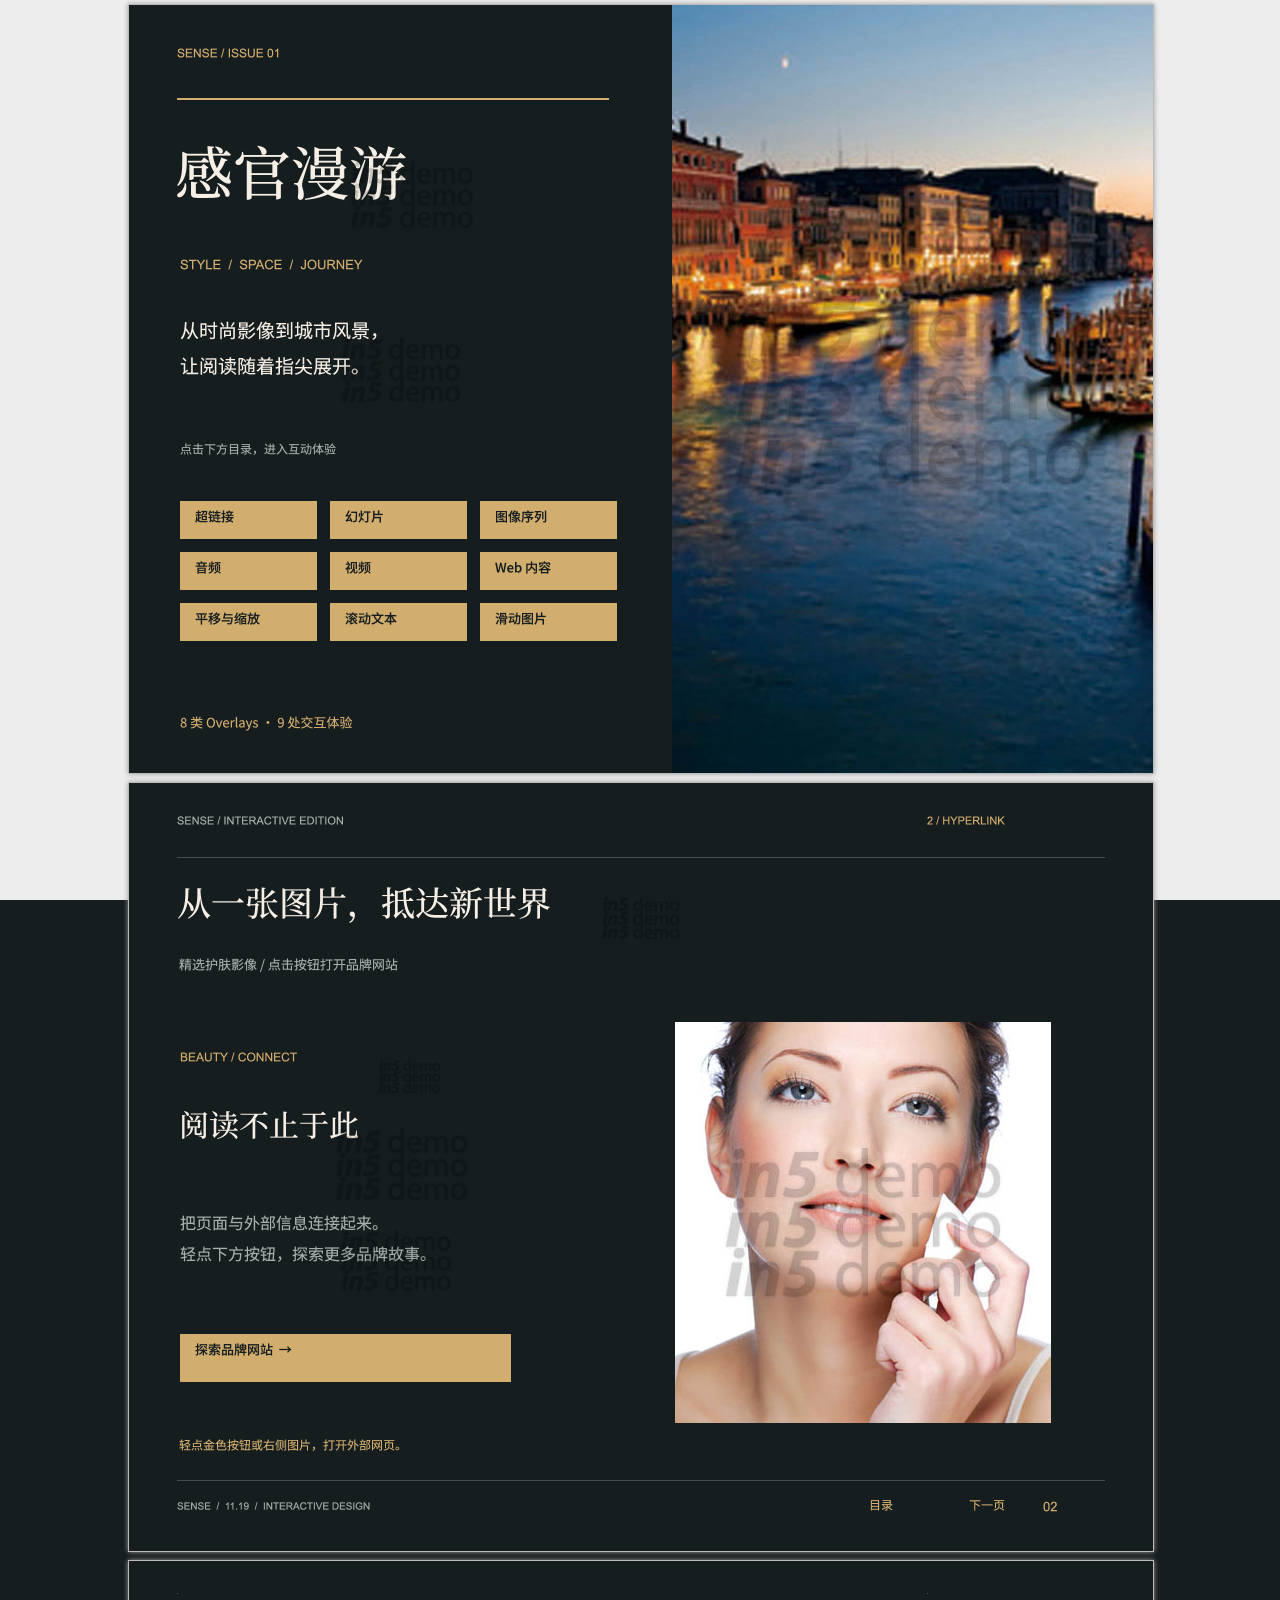
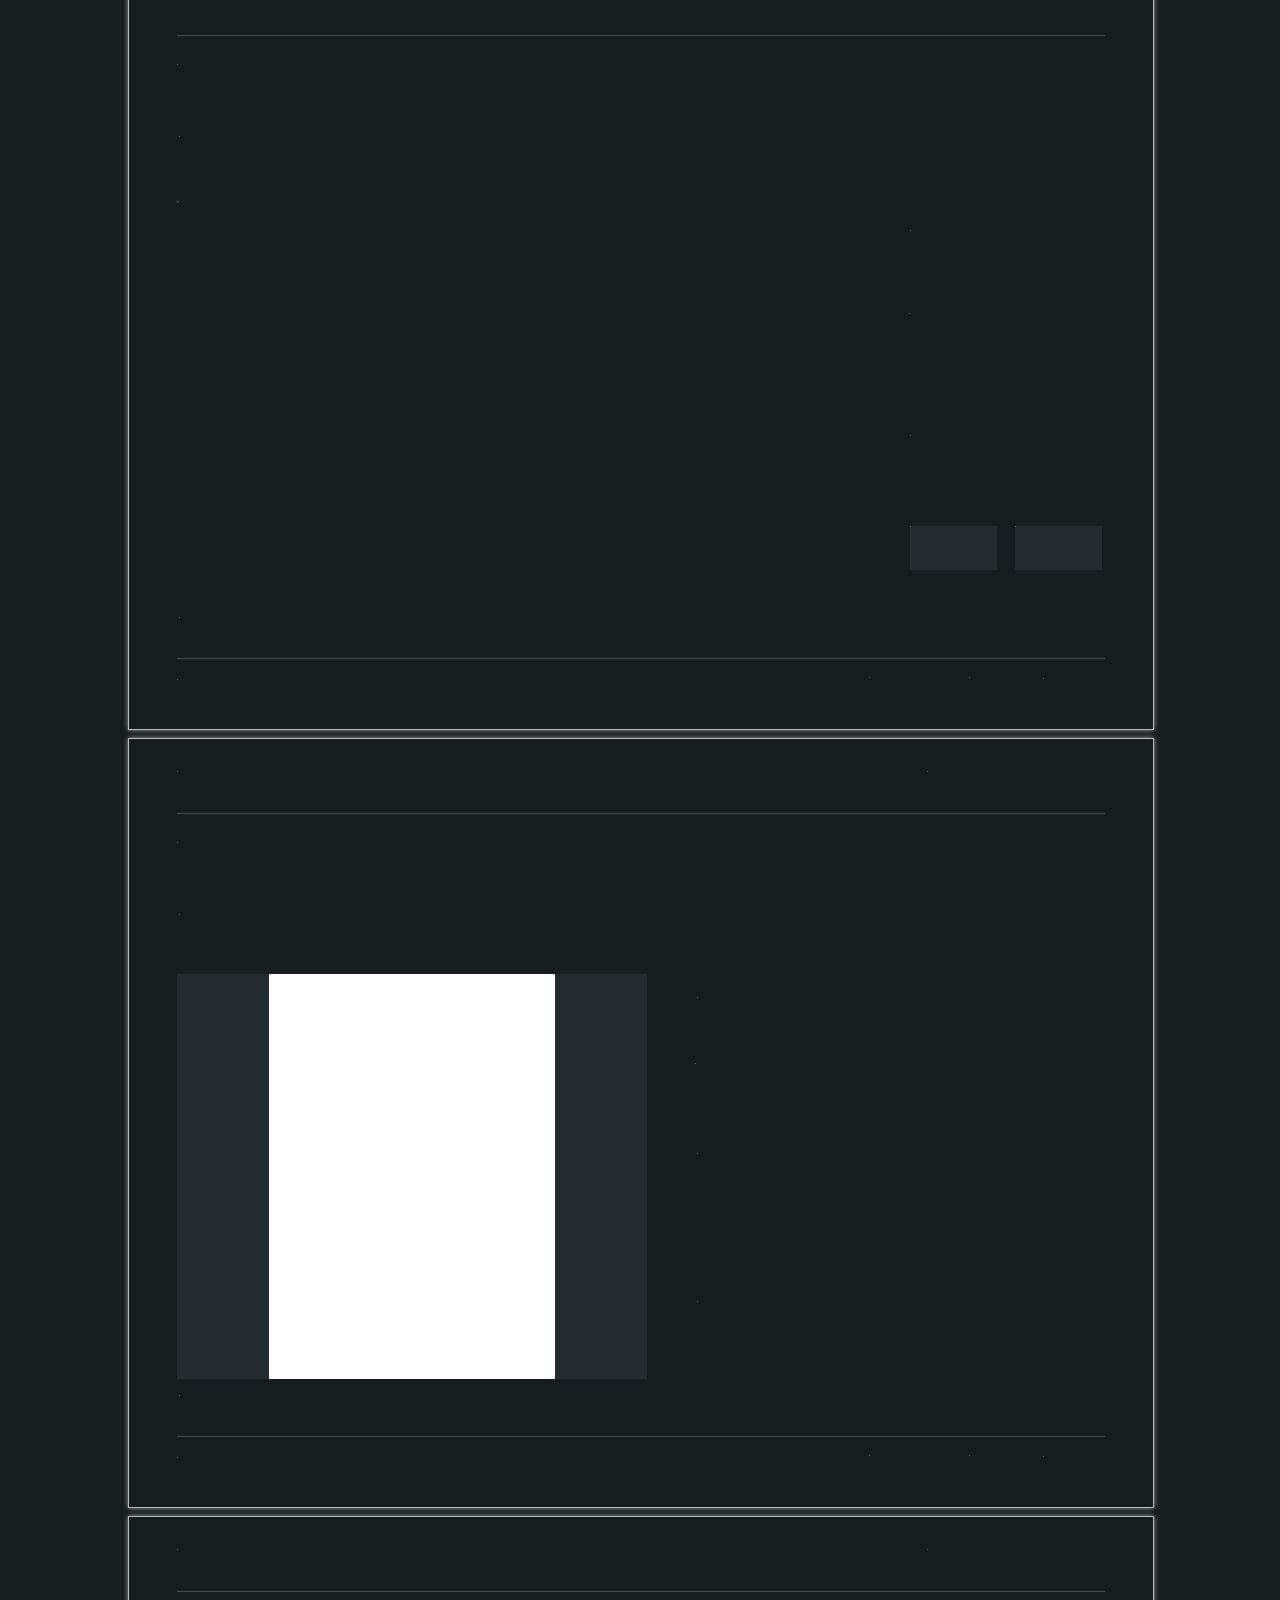
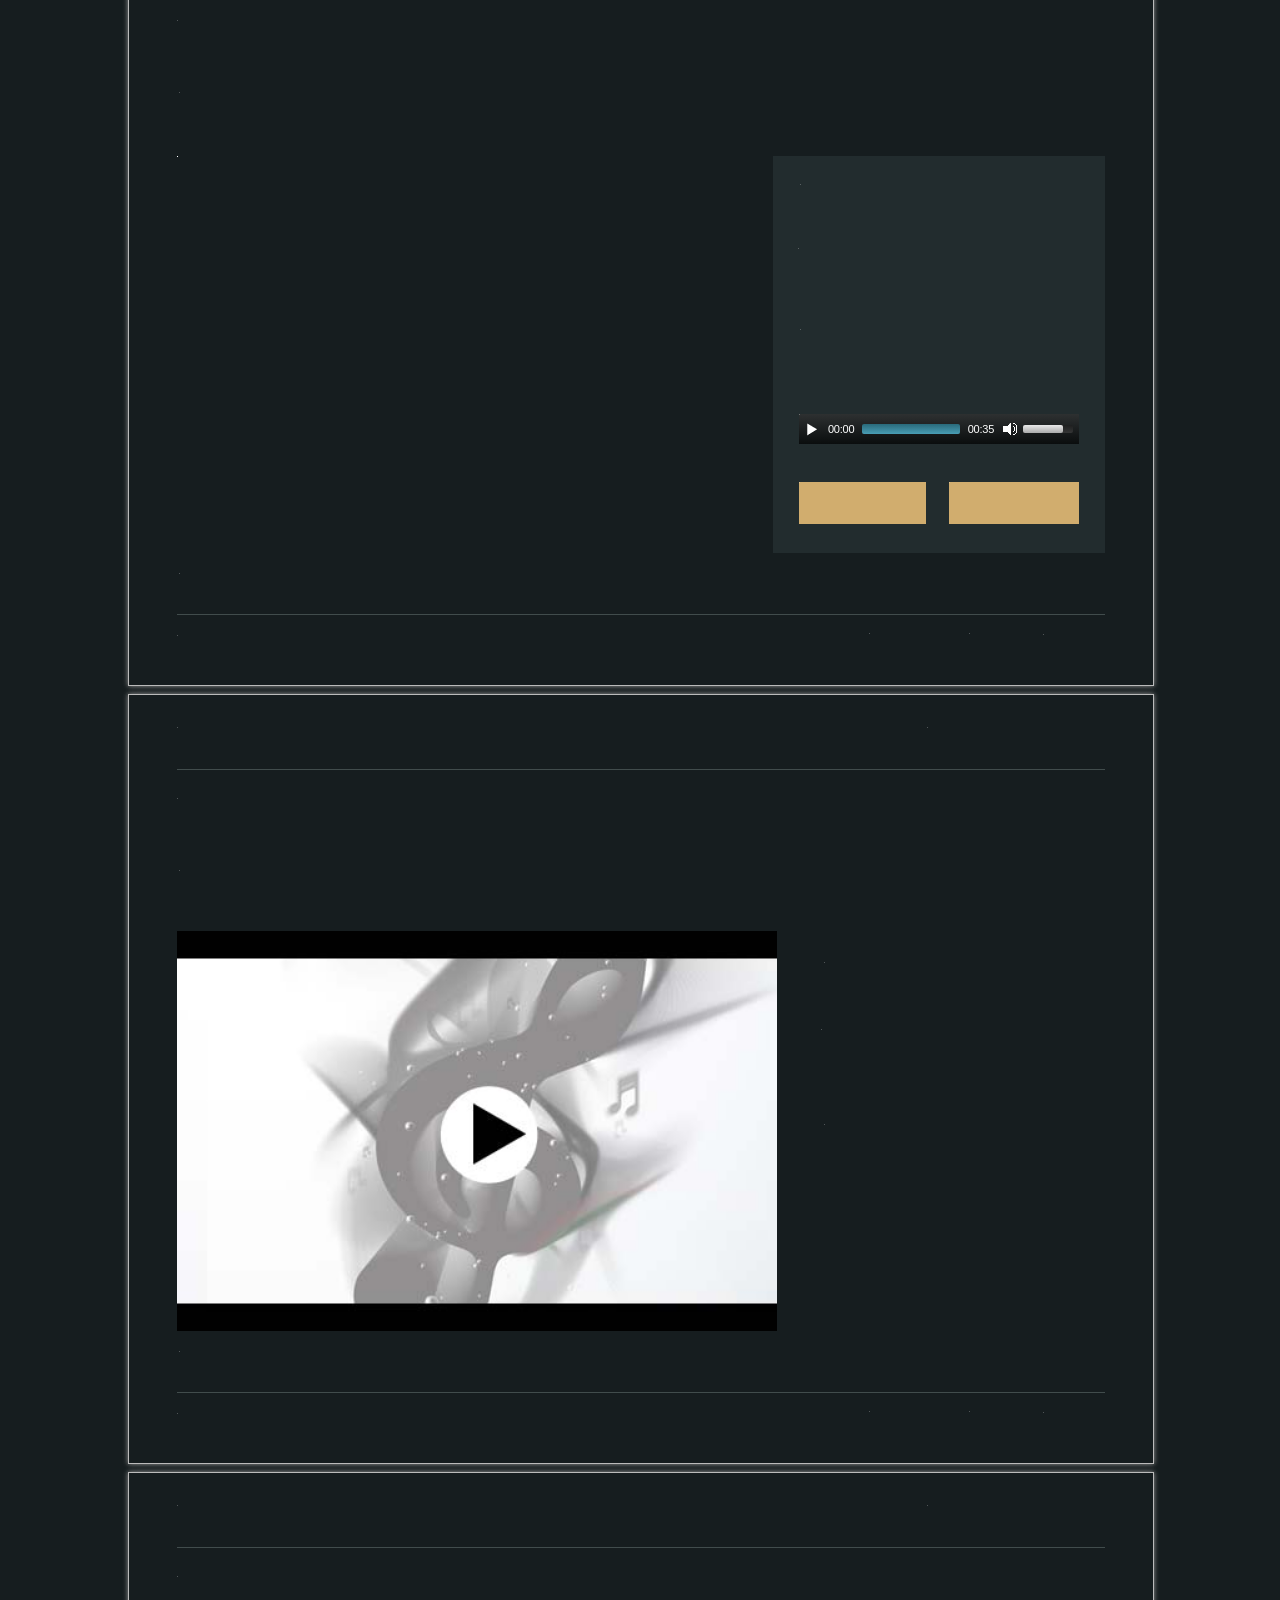
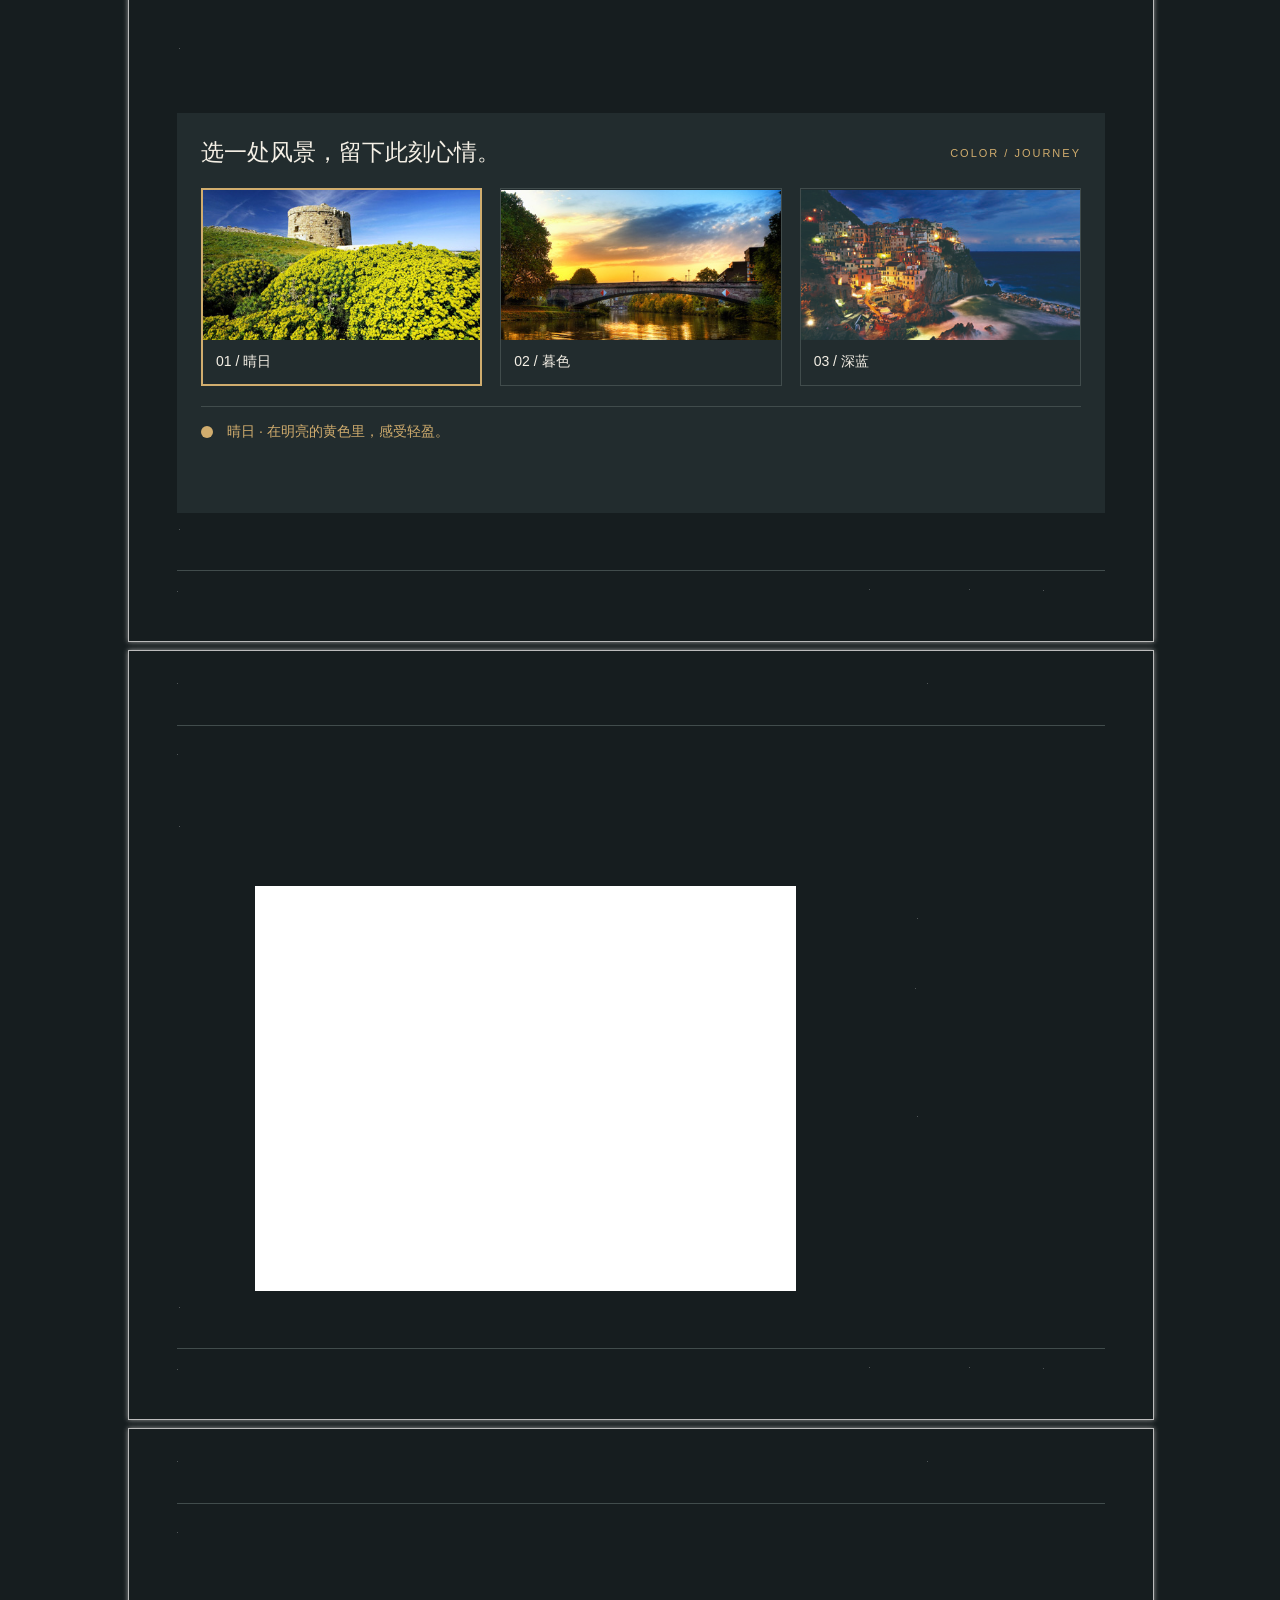
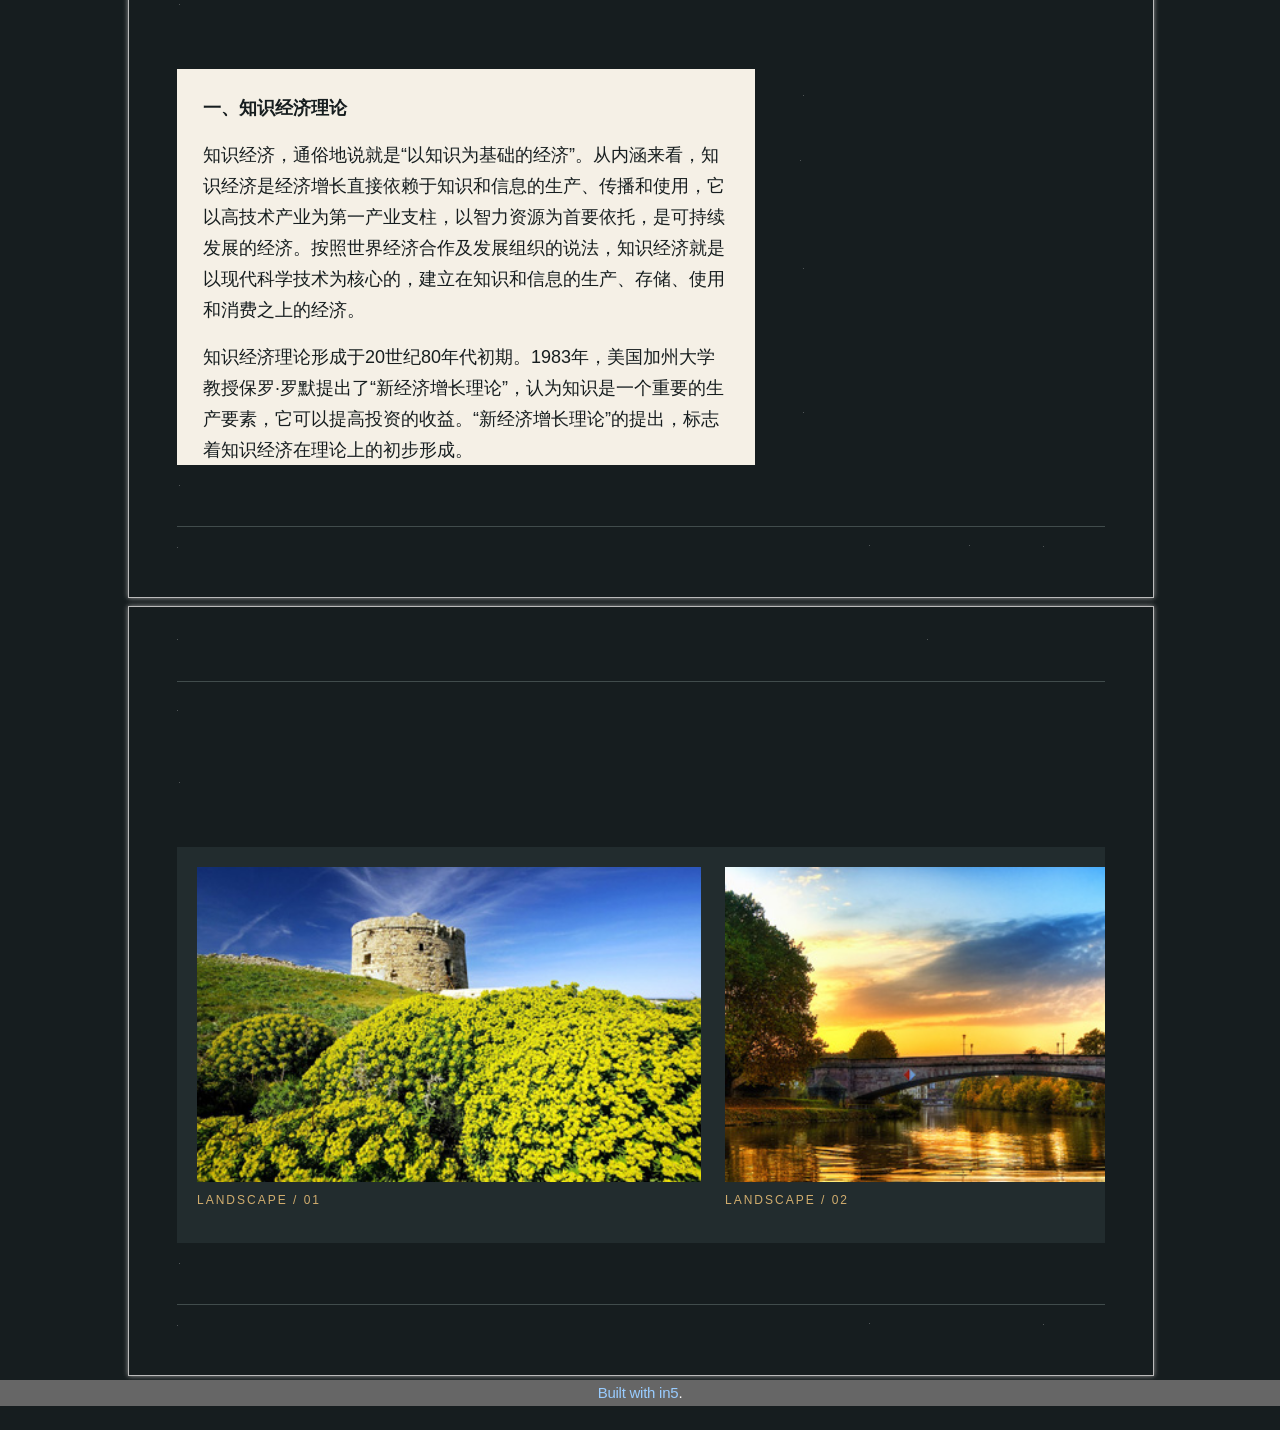
<file: index.html>
<!DOCTYPE html>
<html lang="zh">
<head>
<meta charset="utf-8">
<title>感官漫游_Overlays整合作业</title>
<meta name="apple-mobile-web-app-title" content="感官漫游_Overlays整合作业">
<meta name="generator" content="In5 v3.8.25">
<meta http-equiv="X-UA-Compatible" content="IE=edge,chrome=1">
<meta name="viewport" content="width=device-width,initial-scale=1">
<script src="assets/js/jquery.min.js"></script>
<script type="text/javascript" src="assets/js/vmouse.min.js"></script>
<script src="assets/js/mediaelement-and-player.min.js"></script>
<link rel="stylesheet" href="assets/css/mediaelementplayer.min.css" media="all"/>
<script type="text/javascript" src="assets/js/jquery.scrollTo.min.js"></script>
<script type="text/javascript" src="assets/js/jquery.touchSwipe.min.js"></script>
<script type="text/javascript" src="assets/js/in5.config.js"></script>
<link rel="stylesheet" href="assets/css/pages.css" media="all">
<style media="all and (-ms-high-contrast:none)">*::-ms-backdrop,.svg-img{width:100%;}</style>
<style id="assignment-scroll-styles">
#item5907.assignment-scroll-text{position:absolute;left:48px!important;top:240px!important;width:578px!important;height:396px!important;box-sizing:border-box;padding:24px 26px;background:#f5f0e6;color:#161d1f;overflow-x:hidden!important;overflow-y:auto!important;font:18px/1.72 "Microsoft YaHei",sans-serif;touch-action:pan-y;overscroll-behavior:contain;letter-spacing:0;}
.assignment-scroll-text p{margin:0 0 16px;line-height:1.72;}.assignment-scroll-text p:first-child{font-weight:bold;}
#item6345.assignment-scroll-images{position:absolute;left:48px!important;top:240px!important;width:928px!important;height:396px!important;overflow-x:auto!important;overflow-y:hidden!important;background:#222c2e;touch-action:pan-x;overscroll-behavior:contain;cursor:grab;scrollbar-color:#d1ad6e #222c2e;}
.assignment-scroll-images>div{display:flex;width:max-content;gap:24px;height:100%;padding:20px;box-sizing:border-box;}.assignment-scroll-images figure{width:504px;flex:none;margin:0;}.assignment-scroll-images figure img{width:504px;height:315px;object-fit:cover;pointer-events:none;}.assignment-scroll-images figcaption{font:12px/30px Arial,sans-serif;color:#d1ad6e;letter-spacing:2px;}
</style><link rel="stylesheet" href="assets/css/mobile-preview.css">
<script src="assets/js/mobile-preview.js"></script>
</head>
<body>
<!--[if lt IE 10]>
<p class="chromeframe">You are using an <strong>outdated</strong> browser. Please <a href="http://browsehappy.com/">upgrade your browser</a> or <a href="http://www.google.com/chromeframe/?redirect=true">activate Google Chrome Frame</a> to improve your experience.</p>
<![endif]-->
<div id="loadIndicator"><img src="assets/images/loading.gif" alt="loading..."/><span>&nbsp;</span></div>
<div id="container-wrap">
<div id="container">
<ul class="pages paper-vertical" id="slider">
  <li class="page" data-name="1">
    <div class="page-scale-wrap mq-none mq-default" role="region" data-layout-name="undefined" style="width:1024px;height:768px;">
      <div id="item2033" alt="Cover Background" class="pageItem ">&nbsp;</div>
      <img src="assets/images/blank.gif" alt="Cover Venice" style="left:543px !important;" id="item2034" class="pageItem " data-src="assets/images/item_2034.jpg"/>
      <img src="assets/images/blank.gif" alt="SENSE / ISSUE 01" class="pageItem hd" style="left:48px !important;top:42px !important;" id="item2061" data-src="assets/images/item_2061.png"/>
      <div id="item2065" alt="Rectangle" class="pageItem ">&nbsp;</div>
      <img src="assets/images/blank.gif" alt="感官漫游" class="pageItem hd" style="left:46px !important;top:139px !important;" id="item2085" data-src="assets/images/item_2085.png"/>
      <img src="assets/images/blank.gif" alt="STYLE / SPACE / JOURNEY" class="pageItem hd" style="left:51px !important;top:253px !important;" id="item2108" data-src="assets/images/item_2108.png"/>
      <img src="assets/images/blank.gif" alt="从时尚影像到城市风景， 让阅读随着指尖展开。" class="pageItem hd" style="left:51px !important;top:316px !important;" id="item2131" data-src="assets/images/item_2131.png"/>
      <img src="assets/images/blank.gif" alt="点击下方目录，进入互动体验" class="pageItem hd" style="left:51px !important;top:438px !important;" id="item2154" data-src="assets/images/item_2154.png"/>
      <div id="item2158" alt="Rectangle" class="pageItem ">&nbsp;</div><a href="javascript:nav.to(2);">
        <img src="assets/images/blank.gif" alt="超链接" class="pageItem hd" style="left:66px !important;top:505px !important;" id="item2178" data-src="assets/images/item_2178.png"/>
      </a><div id="item2185" alt="Rectangle" class="pageItem ">&nbsp;</div><a href="javascript:nav.to(3);">
        <img src="assets/images/blank.gif" alt="幻灯片" class="pageItem hd" style="left:216px !important;top:505px !important;" id="item2205" data-src="assets/images/item_2205.png"/>
      </a><div id="item2212" alt="Rectangle" class="pageItem ">&nbsp;</div><a href="javascript:nav.to(4);">
        <img src="assets/images/blank.gif" alt="图像序列" class="pageItem hd" style="left:366px !important;top:505px !important;" id="item2232" data-src="assets/images/item_2232.png"/>
      </a><div id="item2239" alt="Rectangle" class="pageItem ">&nbsp;</div><a href="javascript:nav.to(5);">
        <img src="assets/images/blank.gif" alt="音频" class="pageItem hd" style="left:66px !important;top:556px !important;" id="item2259" data-src="assets/images/item_2259.png"/>
      </a><div id="item2266" alt="Rectangle" class="pageItem ">&nbsp;</div><a href="javascript:nav.to(6);">
        <img src="assets/images/blank.gif" alt="视频" class="pageItem hd" style="left:216px !important;top:556px !important;" id="item2286" data-src="assets/images/item_2286.png"/>
      </a><div id="item2293" alt="Rectangle" class="pageItem ">&nbsp;</div><a href="javascript:nav.to(7);">
        <img src="assets/images/blank.gif" alt="Web 内容" class="pageItem hd" style="left:366px !important;top:556px !important;" id="item2313" data-src="assets/images/item_2313.png"/>
      </a><div id="item2320" alt="Rectangle" class="pageItem ">&nbsp;</div><a href="javascript:nav.to(8);">
        <img src="assets/images/blank.gif" alt="平移与缩放" class="pageItem hd" style="left:66px !important;top:607px !important;" id="item2340" data-src="assets/images/item_2340.png"/>
      </a><div id="item2347" alt="Rectangle" class="pageItem ">&nbsp;</div><a href="javascript:nav.to(9);">
        <img src="assets/images/blank.gif" alt="滚动文本" class="pageItem hd" style="left:216px !important;top:607px !important;" id="item2367" data-src="assets/images/item_2367.png"/>
      </a><div id="item2374" alt="Rectangle" class="pageItem ">&nbsp;</div><a href="javascript:nav.to(10);">
        <img src="assets/images/blank.gif" alt="滑动图片" class="pageItem hd" style="left:366px !important;top:607px !important;" id="item2394" data-src="assets/images/item_2394.png"/>
      </a><img src="assets/images/blank.gif" alt="8 类 Overlays · 9 处交互体验" class="pageItem hd" style="left:51px !important;top:711px !important;" id="item2420" data-src="assets/images/item_2420.png"/>
    </div>
  </li>
  <li class="page" data-name="2">
    <div class="page-scale-wrap mq-none mq-default" role="region" data-layout-name="undefined" style="width:1024px;height:768px;">
      <div id="item2424" alt="Background" class="pageItem ">&nbsp;</div>
      <img src="assets/images/blank.gif" alt="SENSE / INTERACTIVE EDITION" class="pageItem hd" style="left:48px !important;top:32px !important;" id="item2444" data-src="assets/images/item_2444.png"/>
      <img src="assets/images/blank.gif" alt="2 / HYPERLINK" class="pageItem hd" style="left:798px !important;top:32px !important;" id="item2467" data-src="assets/images/item_2467.png"/>
      <div id="item2471" alt="Rectangle" class="pageItem ">&nbsp;</div>
      <img src="assets/images/blank.gif" alt="从一张图片，抵达新世界" class="pageItem hd" style="left:48px !important;top:103px !important;" id="item2491" data-src="assets/images/item_2491.png"/>
      <img src="assets/images/blank.gif" alt="精选护肤影像 / 点击按钮打开品牌网站" class="pageItem hd" style="left:50px !important;top:175px !important;" id="item2514" data-src="assets/images/item_2514.png"/>
      <div id="item2518" alt="Rectangle" class="pageItem ">&nbsp;</div>
      <img src="assets/images/blank.gif" alt="SENSE / 11.19 / INTERACTIVE DESIGN" class="pageItem hd" style="left:48px !important;top:718px !important;" id="item2538" data-src="assets/images/item_2538.png"/>
      <img src="assets/images/blank.gif" alt="02" class="pageItem hd" style="left:914px !important;top:717px !important;" id="item2561" data-src="assets/images/item_2561.png"/>
      <img src="assets/images/blank.gif" alt="BEAUTY / CONNECT" class="pageItem hd" style="left:51px !important;top:268px !important;" id="item2594" data-src="assets/images/item_2594.png"/>
      <img src="assets/images/blank.gif" alt="阅读不止于此" class="pageItem hd" style="left:50px !important;top:327px !important;" id="item2617" data-src="assets/images/item_2617.png"/>
      <img src="assets/images/blank.gif" alt="把页面与外部信息连接起来。 轻点下方按钮，探索更多品牌故事。" class="pageItem hd" style="left:51px !important;top:432px !important;" id="item2640" data-src="assets/images/item_2640.png"/>
      <div id="item2644" alt="Rectangle" class="pageItem ">&nbsp;</div>
      <img src="assets/images/blank.gif" alt="轻点金色按钮或右侧图片，打开外部网页。" class="pageItem hd" style="left:50px !important;top:656px !important;" id="item2693" data-src="assets/images/item_2693.png"/><a href="javascript:nav.to(1);">
        <img src="assets/images/blank.gif" alt="Back to Contents 1" class="pageItem hd" style="left:740px !important;top:716px !important;" id="item6539" data-src="assets/images/item_6539.png"/>
      </a><a href="javascript:nav.to(3);">
        <img src="assets/images/blank.gif" alt="Next Page 1" class="pageItem hd" style="left:840px !important;top:716px !important;" id="item6565" data-src="assets/images/item_6565.png"/>
      </a><a href="https://www.chanel.com/cn/" target="_blank">
        <img src="assets/images/blank.gif" alt="探索品牌网站 →" class="pageItem hd" style="left:66px !important;top:560px !important;" id="item2664" data-src="assets/images/item_2664.png"/>
      </a><a href="https://www.chanel.com/cn/" target="_blank">
        <img src="assets/images/blank.gif" alt="Hyperlink Hero" style="left:546px !important;top:239px !important;" id="item2565" class="pageItem " data-src="assets/images/item_2565.jpg"/>
      </a></div>
  </li>
  <li class="page" data-name="3">
    <div class="page-scale-wrap mq-none mq-default" role="region" data-layout-name="undefined" style="width:1024px;height:768px;">
      <div id="item2697" alt="Background" class="pageItem ">&nbsp;</div>
      <img src="assets/images/blank.gif" alt="SENSE / INTERACTIVE EDITION" class="pageItem hd" style="left:48px !important;top:32px !important;" id="item2717" data-src="assets/images/item_2717.png"/>
      <img src="assets/images/blank.gif" alt="3 / SLIDESHOW" class="pageItem hd" style="left:798px !important;top:32px !important;" id="item2740" data-src="assets/images/item_2740.png"/>
      <div id="item2744" alt="Rectangle" class="pageItem ">&nbsp;</div>
      <img src="assets/images/blank.gif" alt="风格，在切换中发生" class="pageItem hd" style="left:48px !important;top:103px !important;" id="item2764" data-src="assets/images/item_2764.png"/>
      <img src="assets/images/blank.gif" alt="三张时尚影像 / 左右轻扫，或点击箭头切换" class="pageItem hd" style="left:50px !important;top:175px !important;" id="item2787" data-src="assets/images/item_2787.png"/>
      <div id="item2791" alt="Rectangle" class="pageItem ">&nbsp;</div>
      <img src="assets/images/blank.gif" alt="SENSE / 11.19 / INTERACTIVE DESIGN" class="pageItem hd" style="left:48px !important;top:718px !important;" id="item2811" data-src="assets/images/item_2811.png"/>
      <img src="assets/images/blank.gif" alt="03" class="pageItem hd" style="left:914px !important;top:717px !important;" id="item2834" data-src="assets/images/item_2834.png"/>
      <img src="assets/images/blank.gif" alt="01—03" class="pageItem hd" style="left:781px !important;top:269px !important;" id="item2892" data-src="assets/images/item_2892.png"/>
      <img src="assets/images/blank.gif" alt="每一次切换， 发现另一种气质。" class="pageItem hd" style="left:780px !important;top:352px !important;" id="item2915" data-src="assets/images/item_2915.png"/>
      <img src="assets/images/blank.gif" alt="FASHION STUDIES" class="pageItem hd" style="left:781px !important;top:474px !important;" id="item2938" data-src="assets/images/item_2938.png"/>
      <img src="assets/images/blank.gif" alt="左右轻扫主图，或点击右侧箭头。" class="pageItem hd" style="left:50px !important;top:656px !important;" id="item3015" data-src="assets/images/item_3015.png"/><a href="javascript:nav.to(1);">
        <img src="assets/images/blank.gif" alt="Back to Contents 2" class="pageItem hd" style="left:740px !important;top:716px !important;" id="item6591" data-src="assets/images/item_6591.png"/>
      </a><a href="javascript:nav.to(4);">
        <img src="assets/images/blank.gif" alt="Next Page 2" class="pageItem hd" style="left:840px !important;top:716px !important;" id="item6617" data-src="assets/images/item_6617.png"/>
      </a>
      <button data-id="2942" name="←" data-loop="1" data-click-prev="7050" aria-label="←" id="item2942" class="pageItem ">
        <div class="pageItem state btn-off">
          <div id="item2943" alt="Rectangle" class="pageItem ">&nbsp;</div>
          <img src="assets/images/blank.gif" alt="←" class="pageItem hd" id="item2964" data-src="assets/images/item_2964.png"/>
        </div>
      </button>
      <button data-id="2969" name="→" data-loop="1" data-click-next="7050" aria-label="→" id="item2969" class="pageItem ">
        <div class="pageItem state btn-off">
          <div id="item2970" alt="Rectangle" class="pageItem ">&nbsp;</div>
          <img src="assets/images/blank.gif" alt="→" class="pageItem hd" id="item2991" data-src="assets/images/item_2991.png"/>
        </div>
      </button>
      <div tabindex="-1" data-useswipe="1" data-loopswipe="1" data-crossfade="0.5" data-id="7050" name="Overlay 02 - Fashion Slideshow" alt="Overlay 02 - Fashion Slideshow" id="item7050" class="pageItem mso slideshow ">
        <div aria-hidden="false" class="pageItem state active" name="LOOK 01">
          <img src="assets/images/blank.gif" alt="Fashion 1" id="item7055" class="pageItem " data-src="assets/images/item_7055.jpg"/>
        </div>
        <div aria-hidden="true" class="pageItem state" name="LOOK 02">
          <img src="assets/images/blank.gif" alt="Fashion 2" id="item7063" class="pageItem " data-src="assets/images/item_7063.jpg"/>
        </div>
        <div aria-hidden="true" class="pageItem state" name="LOOK 03">
          <img src="assets/images/blank.gif" alt="Fashion 3" id="item7071" class="pageItem " data-src="assets/images/item_7071.jpg"/>
        </div>
      </div>
    </div>
  </li>
  <li class="page" data-name="4">
    <div class="page-scale-wrap mq-none mq-default" role="region" data-layout-name="undefined" style="width:1024px;height:768px;">
      <div id="item4463" alt="Background" class="pageItem ">&nbsp;</div>
      <img src="assets/images/blank.gif" alt="SENSE / INTERACTIVE EDITION" class="pageItem hd" style="left:48px !important;top:32px !important;" id="item4483" data-src="assets/images/item_4483.png"/>
      <img src="assets/images/blank.gif" alt="4 / IMAGE SEQUENCE" class="pageItem hd" style="left:798px !important;top:32px !important;" id="item4506" data-src="assets/images/item_4506.png"/>
      <div id="item4510" alt="Rectangle" class="pageItem ">&nbsp;</div>
      <img src="assets/images/blank.gif" alt="转一转，看见空间的另一面" class="pageItem hd" style="left:48px !important;top:103px !important;" id="item4530" data-src="assets/images/item_4530.png"/>
      <img src="assets/images/blank.gif" alt="36 帧沙发旋转序列 / 在图片上左右拖动" class="pageItem hd" style="left:50px !important;top:175px !important;" id="item4553" data-src="assets/images/item_4553.png"/>
      <div id="item4557" alt="Rectangle" class="pageItem ">&nbsp;</div>
      <img src="assets/images/blank.gif" alt="SENSE / 11.19 / INTERACTIVE DESIGN" class="pageItem hd" style="left:48px !important;top:718px !important;" id="item4577" data-src="assets/images/item_4577.png"/>
      <img src="assets/images/blank.gif" alt="04" class="pageItem hd" style="left:914px !important;top:717px !important;" id="item4600" data-src="assets/images/item_4600.png"/>
      <div id="item4604" alt="Rectangle" class="pageItem ">&nbsp;</div>
      <img src="assets/images/blank.gif" alt="SPACE / 360°" class="pageItem hd" style="left:568px !important;top:258px !important;" id="item4631" data-src="assets/images/item_4631.png"/>
      <img src="assets/images/blank.gif" alt="换一个角度生活" class="pageItem hd" style="left:566px !important;top:324px !important;" id="item4654" data-src="assets/images/item_4654.png"/>
      <img src="assets/images/blank.gif" alt="完整一圈，36 个视角。 拖动幅度决定旋转速度， 停下指尖，留下喜欢的一面。" class="pageItem hd" style="left:568px !important;top:414px !important;" id="item4677" data-src="assets/images/item_4677.png"/>
      <img src="assets/images/blank.gif" alt="← 拖动探索 →" class="pageItem hd" style="left:568px !important;top:562px !important;" id="item4700" data-src="assets/images/item_4700.png"/>
      <img src="assets/images/blank.gif" alt="在沙发画面中左右拖动，循环查看 360° 视角。" class="pageItem hd" style="left:50px !important;top:656px !important;" id="item4723" data-src="assets/images/item_4723.png"/><a href="javascript:nav.to(1);">
        <img src="assets/images/blank.gif" alt="Back to Contents 3" class="pageItem hd" style="left:740px !important;top:716px !important;" id="item6643" data-src="assets/images/item_6643.png"/>
      </a><a href="javascript:nav.to(5);">
        <img src="assets/images/blank.gif" alt="Next Page 3" class="pageItem hd" style="left:840px !important;top:716px !important;" id="item6669" data-src="assets/images/item_6669.png"/>
      </a><div id="item4605" data-id="4605" class="pageItem mso slideshow seq" role="presentation" data-useswipe="1" data-loopswipe="1" alt="Overlay 03 - Sofa 360">
        <img alt="slideshow image 1" role="presentation" class="state active" src="assets/images/blank.gif" data-src="assets/images/item4605_seq/01sofa.jpg"/>
        <img alt="slideshow image 2" role="presentation" class="state" src="assets/images/blank.gif" data-src="assets/images/item4605_seq/02sofa.jpg"/>
        <img alt="slideshow image 3" role="presentation" class="state" src="assets/images/blank.gif" data-src="assets/images/item4605_seq/03sofa.jpg"/>
        <img alt="slideshow image 4" role="presentation" class="state" src="assets/images/blank.gif" data-src="assets/images/item4605_seq/04sofa.jpg"/>
        <img alt="slideshow image 5" role="presentation" class="state" src="assets/images/blank.gif" data-src="assets/images/item4605_seq/05sofa.jpg"/>
        <img alt="slideshow image 6" role="presentation" class="state" src="assets/images/blank.gif" data-src="assets/images/item4605_seq/06sofa.jpg"/>
        <img alt="slideshow image 7" role="presentation" class="state" src="assets/images/blank.gif" data-src="assets/images/item4605_seq/07sofa.jpg"/>
        <img alt="slideshow image 8" role="presentation" class="state" src="assets/images/blank.gif" data-src="assets/images/item4605_seq/08sofa.jpg"/>
        <img alt="slideshow image 9" role="presentation" class="state" src="assets/images/blank.gif" data-src="assets/images/item4605_seq/09sofa.jpg"/>
        <img alt="slideshow image 10" role="presentation" class="state" src="assets/images/blank.gif" data-src="assets/images/item4605_seq/10sofa.jpg"/>
        <img alt="slideshow image 11" role="presentation" class="state" src="assets/images/blank.gif" data-src="assets/images/item4605_seq/11sofa.jpg"/>
        <img alt="slideshow image 12" role="presentation" class="state" src="assets/images/blank.gif" data-src="assets/images/item4605_seq/12sofa.jpg"/>
        <img alt="slideshow image 13" role="presentation" class="state" src="assets/images/blank.gif" data-src="assets/images/item4605_seq/13sofa.jpg"/>
        <img alt="slideshow image 14" role="presentation" class="state" src="assets/images/blank.gif" data-src="assets/images/item4605_seq/14sofa.jpg"/>
        <img alt="slideshow image 15" role="presentation" class="state" src="assets/images/blank.gif" data-src="assets/images/item4605_seq/15sofa.jpg"/>
        <img alt="slideshow image 16" role="presentation" class="state" src="assets/images/blank.gif" data-src="assets/images/item4605_seq/16sofa.jpg"/>
        <img alt="slideshow image 17" role="presentation" class="state" src="assets/images/blank.gif" data-src="assets/images/item4605_seq/17sofa.jpg"/>
        <img alt="slideshow image 18" role="presentation" class="state" src="assets/images/blank.gif" data-src="assets/images/item4605_seq/18sofa.jpg"/>
        <img alt="slideshow image 19" role="presentation" class="state" src="assets/images/blank.gif" data-src="assets/images/item4605_seq/19sofa.jpg"/>
        <img alt="slideshow image 20" role="presentation" class="state" src="assets/images/blank.gif" data-src="assets/images/item4605_seq/20sofa.jpg"/>
        <img alt="slideshow image 21" role="presentation" class="state" src="assets/images/blank.gif" data-src="assets/images/item4605_seq/21sofa.jpg"/>
        <img alt="slideshow image 22" role="presentation" class="state" src="assets/images/blank.gif" data-src="assets/images/item4605_seq/22sofa.jpg"/>
        <img alt="slideshow image 23" role="presentation" class="state" src="assets/images/blank.gif" data-src="assets/images/item4605_seq/23sofa.jpg"/>
        <img alt="slideshow image 24" role="presentation" class="state" src="assets/images/blank.gif" data-src="assets/images/item4605_seq/24sofa.jpg"/>
        <img alt="slideshow image 25" role="presentation" class="state" src="assets/images/blank.gif" data-src="assets/images/item4605_seq/25sofa.jpg"/>
        <img alt="slideshow image 26" role="presentation" class="state" src="assets/images/blank.gif" data-src="assets/images/item4605_seq/26sofa.jpg"/>
        <img alt="slideshow image 27" role="presentation" class="state" src="assets/images/blank.gif" data-src="assets/images/item4605_seq/27sofa.jpg"/>
        <img alt="slideshow image 28" role="presentation" class="state" src="assets/images/blank.gif" data-src="assets/images/item4605_seq/28sofa.jpg"/>
        <img alt="slideshow image 29" role="presentation" class="state" src="assets/images/blank.gif" data-src="assets/images/item4605_seq/29sofa.jpg"/>
        <img alt="slideshow image 30" role="presentation" class="state" src="assets/images/blank.gif" data-src="assets/images/item4605_seq/30sofa.jpg"/>
        <img alt="slideshow image 31" role="presentation" class="state" src="assets/images/blank.gif" data-src="assets/images/item4605_seq/31sofa.jpg"/>
        <img alt="slideshow image 32" role="presentation" class="state" src="assets/images/blank.gif" data-src="assets/images/item4605_seq/32sofa.jpg"/>
        <img alt="slideshow image 33" role="presentation" class="state" src="assets/images/blank.gif" data-src="assets/images/item4605_seq/33sofa.jpg"/>
        <img alt="slideshow image 34" role="presentation" class="state" src="assets/images/blank.gif" data-src="assets/images/item4605_seq/34sofa.jpg"/>
        <img alt="slideshow image 35" role="presentation" class="state" src="assets/images/blank.gif" data-src="assets/images/item4605_seq/35sofa.jpg"/>
        <img alt="slideshow image 36" role="presentation" class="state" src="assets/images/blank.gif" data-src="assets/images/item4605_seq/36sofa.jpg"/>
      </div>
    </div>
  </li>
  <li class="page" data-name="5">
    <div class="page-scale-wrap mq-none mq-default" role="region" data-layout-name="undefined" style="width:1024px;height:768px;">
      <div id="item4727" alt="Background" class="pageItem ">&nbsp;</div>
      <img src="assets/images/blank.gif" alt="SENSE / INTERACTIVE EDITION" class="pageItem hd" style="left:48px !important;top:32px !important;" id="item4747" data-src="assets/images/item_4747.png"/>
      <img src="assets/images/blank.gif" alt="5 / AUDIO" class="pageItem hd" style="left:798px !important;top:32px !important;" id="item4770" data-src="assets/images/item_4770.png"/>
      <div id="item4774" alt="Rectangle" class="pageItem ">&nbsp;</div>
      <img src="assets/images/blank.gif" alt="给旅途，添一段声音" class="pageItem hd" style="left:48px !important;top:103px !important;" id="item4794" data-src="assets/images/item_4794.png"/>
      <img src="assets/images/blank.gif" alt="风景与音乐 / 点按播放，随时暂停" class="pageItem hd" style="left:50px !important;top:175px !important;" id="item4817" data-src="assets/images/item_4817.png"/>
      <div id="item4821" alt="Rectangle" class="pageItem ">&nbsp;</div>
      <img src="assets/images/blank.gif" alt="SENSE / 11.19 / INTERACTIVE DESIGN" class="pageItem hd" style="left:48px !important;top:718px !important;" id="item4841" data-src="assets/images/item_4841.png"/>
      <img src="assets/images/blank.gif" alt="05" class="pageItem hd" style="left:914px !important;top:717px !important;" id="item4864" data-src="assets/images/item_4864.png"/>
      <img src="assets/images/blank.gif" alt="Audio Landscape" style="left:48px !important;top:239px !important;" id="item4868" class="pageItem " data-src="assets/images/item_4868.jpg"/>
      <div id="item4876" alt="Rectangle" class="pageItem ">&nbsp;</div>
      <img src="assets/images/blank.gif" alt="LISTEN / 00:35" class="pageItem hd" style="left:671px !important;top:267px !important;" id="item4896" data-src="assets/images/item_4896.png"/>
      <img src="assets/images/blank.gif" alt="听见风景" class="pageItem hd" style="left:669px !important;top:331px !important;" id="item4919" data-src="assets/images/item_4919.png"/>
      <img src="assets/images/blank.gif" alt="让声音成为阅读的背景。 为这一刻，放慢一点。" class="pageItem hd" style="left:671px !important;top:412px !important;" id="item4942" data-src="assets/images/item_4942.png"/>
      <img src="assets/images/blank.gif" alt="点击“播放”聆听音乐；点击“暂停”控制播放。" class="pageItem hd" style="left:50px !important;top:656px !important;" id="item5034" data-src="assets/images/item_5034.png"/><a href="javascript:nav.to(1);">
        <img src="assets/images/blank.gif" alt="Back to Contents 4" class="pageItem hd" style="left:740px !important;top:716px !important;" id="item6695" data-src="assets/images/item_6695.png"/>
      </a><a href="javascript:nav.to(6);">
        <img src="assets/images/blank.gif" alt="Next Page 4" class="pageItem hd" style="left:840px !important;top:716px !important;" id="item6721" data-src="assets/images/item_6721.png"/>
      </a><div id="item4946" class="pageItem" style="height:31px;width:280px;left:670px !important;top:497px !important;" alt="Overlay 04 - Music">
        <img class="pageItem" height="31" width="280" src="assets/images/blank.gif" alt="audio" onclick="toggleAudio(this);" data-src="assets/images/item_4946.png"/>
        <audio data-id="4946" class="mejs-has-controls" controls="controls">
          <source type="audio/mp3" src="assets/media/music.mp3"/>
        </audio>
      </div>
      <button data-id="4961" name="播放" data-click-play="4946" aria-label="播放" id="item4961" class="pageItem ">
        <div class="pageItem state btn-off">
          <div id="item4962" alt="Rectangle" class="pageItem ">&nbsp;</div>
          <img src="assets/images/blank.gif" alt="播放" class="pageItem hd" id="item4983" data-src="assets/images/item_4983.png"/>
        </div>
      </button>
      <button data-id="4988" name="暂停" data-click-pause="4946" aria-label="暂停" id="item4988" class="pageItem ">
        <div class="pageItem state btn-off">
          <div id="item4989" alt="Rectangle" class="pageItem ">&nbsp;</div>
          <img src="assets/images/blank.gif" alt="暂停" class="pageItem hd" id="item5010" data-src="assets/images/item_5010.png"/>
        </div>
      </button>
    </div>
  </li>
  <li class="page" data-name="6">
    <div class="page-scale-wrap mq-none mq-default" role="region" data-layout-name="undefined" style="width:1024px;height:768px;">
      <div id="item5038" alt="Background" class="pageItem ">&nbsp;</div>
      <img src="assets/images/blank.gif" alt="SENSE / INTERACTIVE EDITION" class="pageItem hd" style="left:48px !important;top:32px !important;" id="item5058" data-src="assets/images/item_5058.png"/>
      <img src="assets/images/blank.gif" alt="6 / VIDEO" class="pageItem hd" style="left:798px !important;top:32px !important;" id="item5081" data-src="assets/images/item_5081.png"/>
      <div id="item5085" alt="Rectangle" class="pageItem ">&nbsp;</div>
      <img src="assets/images/blank.gif" alt="把片刻，变成一段故事" class="pageItem hd" style="left:48px !important;top:103px !important;" id="item5105" data-src="assets/images/item_5105.png"/>
      <img src="assets/images/blank.gif" alt="本地视频 / 约 1 分钟 / 点击画面播放" class="pageItem hd" style="left:50px !important;top:175px !important;" id="item5128" data-src="assets/images/item_5128.png"/>
      <div id="item5132" alt="Rectangle" class="pageItem ">&nbsp;</div>
      <img src="assets/images/blank.gif" alt="SENSE / 11.19 / INTERACTIVE DESIGN" class="pageItem hd" style="left:48px !important;top:718px !important;" id="item5152" data-src="assets/images/item_5152.png"/>
      <img src="assets/images/blank.gif" alt="06" class="pageItem hd" style="left:914px !important;top:717px !important;" id="item5175" data-src="assets/images/item_5175.png"/>
      <img src="assets/images/blank.gif" alt="MOTION / 01:00" class="pageItem hd" style="left:695px !important;top:267px !important;" id="item5252" data-src="assets/images/item_5252.png"/>
      <img src="assets/images/blank.gif" alt="让画面流动" class="pageItem hd" style="left:692px !important;top:334px !important;" id="item5275" data-src="assets/images/item_5275.png"/>
      <img src="assets/images/blank.gif" alt="点击播放， 让时间进入页面。 播放条可用于暂停与定位。" class="pageItem hd" style="left:695px !important;top:429px !important;" id="item5298" data-src="assets/images/item_5298.png"/>
      <img src="assets/images/blank.gif" alt="点击视频海报播放；使用控制条暂停或拖动进度。" class="pageItem hd" style="left:50px !important;top:656px !important;" id="item5321" data-src="assets/images/item_5321.png"/><a href="javascript:nav.to(1);">
        <img src="assets/images/blank.gif" alt="Back to Contents 5" class="pageItem hd" style="left:740px !important;top:716px !important;" id="item6747" data-src="assets/images/item_6747.png"/>
      </a><a href="javascript:nav.to(7);">
        <img src="assets/images/blank.gif" alt="Next Page 5" class="pageItem hd" style="left:840px !important;top:716px !important;" id="item6773" data-src="assets/images/item_6773.png"/>
      </a><div id="item5179" class="pageItem" alt="Overlay 05 - Video" style="left:48px !important;top:236px !important;">
        <video width="600" height="400" data-id="5179" poster="assets/images/video-poster.jpg" data-stoplast="1" webkit-playsinline="playsinline" playsinline="playsinline" class="mejs-none">
          <source src="assets/media/CCTV.mp4" type="video/mp4"/>
        </video>
      </div>
    </div>
  </li>
  <li class="page" data-name="7">
    <div class="page-scale-wrap mq-none mq-default" role="region" data-layout-name="undefined" style="width:1024px;height:768px;">
      <div id="item5330" alt="Background" class="pageItem ">&nbsp;</div>
      <img src="assets/images/blank.gif" alt="SENSE / INTERACTIVE EDITION" class="pageItem hd" style="left:48px !important;top:32px !important;" id="item5350" data-src="assets/images/item_5350.png"/>
      <img src="assets/images/blank.gif" alt="7 / WEB CONTENT" class="pageItem hd" style="left:798px !important;top:32px !important;" id="item5373" data-src="assets/images/item_5373.png"/>
      <div id="item5377" alt="Rectangle" class="pageItem ">&nbsp;</div>
      <img src="assets/images/blank.gif" alt="在页面里，遇见一个小世界" class="pageItem hd" style="left:48px !important;top:103px !important;" id="item5397" data-src="assets/images/item_5397.png"/>
      <img src="assets/images/blank.gif" alt="嵌入式互动卡片 / 轻点风景，切换心情" class="pageItem hd" style="left:50px !important;top:175px !important;" id="item5420" data-src="assets/images/item_5420.png"/>
      <div id="item5424" alt="Rectangle" class="pageItem ">&nbsp;</div>
      <img src="assets/images/blank.gif" alt="SENSE / 11.19 / INTERACTIVE DESIGN" class="pageItem hd" style="left:48px !important;top:718px !important;" id="item5444" data-src="assets/images/item_5444.png"/>
      <img src="assets/images/blank.gif" alt="07" class="pageItem hd" style="left:914px !important;top:717px !important;" id="item5467" data-src="assets/images/item_5467.png"/>
      <img src="assets/images/blank.gif" alt="轻点三张风景卡片，切换下方的色彩与文字。" class="pageItem hd" style="left:50px !important;top:656px !important;" id="item5497" data-src="assets/images/item_5497.png"/><a href="javascript:nav.to(1);">
        <img src="assets/images/blank.gif" alt="Back to Contents 6" class="pageItem hd" style="left:740px !important;top:716px !important;" id="item6799" data-src="assets/images/item_6799.png"/>
      </a><a href="javascript:nav.to(8);">
        <img src="assets/images/blank.gif" alt="Next Page 6" class="pageItem hd" style="left:840px !important;top:716px !important;" id="item6825" data-src="assets/images/item_6825.png"/>
      </a><div id="item5471_container" class="pageItem iframe-container" alt="Overlay 06 - Local Web Content">
        <iframe style="width:100% !important; height:100% !important" src="assets/item_5471_folder/index.html">
          <p>Either content is missing or your browser does not support iframes.</p>
        </iframe>
      </div>
    </div>
  </li>
  <li class="page" data-name="8">
    <div class="page-scale-wrap mq-none mq-default" role="region" data-layout-name="undefined" style="width:1024px;height:768px;">
      <div id="item5501" alt="Background" class="pageItem ">&nbsp;</div>
      <img src="assets/images/blank.gif" alt="SENSE / INTERACTIVE EDITION" class="pageItem hd" style="left:48px !important;top:32px !important;" id="item5521" data-src="assets/images/item_5521.png"/>
      <img src="assets/images/blank.gif" alt="8 / PAN & ZOOM" class="pageItem hd" style="left:798px !important;top:32px !important;" id="item5544" data-src="assets/images/item_5544.png"/>
      <div id="item5548" alt="Rectangle" class="pageItem ">&nbsp;</div>
      <img src="assets/images/blank.gif" alt="把远方，拉到眼前" class="pageItem hd" style="left:48px !important;top:103px !important;" id="item5568" data-src="assets/images/item_5568.png"/>
      <img src="assets/images/blank.gif" alt="威尼斯运河 / 双指缩放，拖动探索细节" class="pageItem hd" style="left:50px !important;top:175px !important;" id="item5591" data-src="assets/images/item_5591.png"/>
      <div id="item5595" alt="Rectangle" class="pageItem ">&nbsp;</div>
      <img src="assets/images/blank.gif" alt="SENSE / 11.19 / INTERACTIVE DESIGN" class="pageItem hd" style="left:48px !important;top:718px !important;" id="item5615" data-src="assets/images/item_5615.png"/>
      <img src="assets/images/blank.gif" alt="08" class="pageItem hd" style="left:914px !important;top:717px !important;" id="item5638" data-src="assets/images/item_5638.png"/>
      <img src="assets/images/blank.gif" alt="VENICE / DETAILS" class="pageItem hd" style="left:788px !important;top:267px !important;" id="item5666" data-src="assets/images/item_5666.png"/>
      <img src="assets/images/blank.gif" alt="沿着河道 慢慢漫游" class="pageItem hd" style="left:786px !important;top:337px !important;" id="item5689" data-src="assets/images/item_5689.png"/>
      <img src="assets/images/blank.gif" alt="放大一扇窗， 跟随一艘船。 城市的细节，值得停留。" class="pageItem hd" style="left:788px !important;top:465px !important;" id="item5712" data-src="assets/images/item_5712.png"/>
      <img src="assets/images/blank.gif" alt="在图片中缩放并拖动；触屏可使用双指手势。" class="pageItem hd" style="left:50px !important;top:656px !important;" id="item5735" data-src="assets/images/item_5735.png"/><a href="javascript:nav.to(1);">
        <img src="assets/images/blank.gif" alt="Back to Contents 7" class="pageItem hd" style="left:740px !important;top:716px !important;" id="item6851" data-src="assets/images/item_6851.png"/>
      </a><a href="javascript:nav.to(9);">
        <img src="assets/images/blank.gif" alt="Next Page 7" class="pageItem hd" style="left:840px !important;top:716px !important;" id="item6877" data-src="assets/images/item_6877.png"/>
      </a><div id="item5642" class="pageItem panzoom" alt="Overlay 07 - Venice Pan and Zoom">
        <img class="pageItem content" src="assets/images/blank.gif" id="item5642_0" width="541" data-src="assets/images/item5642_0.png"/>
      </div>
    </div>
  </li>
  <li class="page" data-name="9">
    <div class="page-scale-wrap mq-none mq-default" role="region" data-layout-name="undefined" style="width:1024px;height:768px;">
      <div id="item5739" alt="Background" class="pageItem ">&nbsp;</div>
      <img src="assets/images/blank.gif" alt="SENSE / INTERACTIVE EDITION" class="pageItem hd" style="left:48px !important;top:32px !important;" id="item5759" data-src="assets/images/item_5759.png"/>
      <img src="assets/images/blank.gif" alt="9 / SCROLL / TEXT" class="pageItem hd" style="left:798px !important;top:32px !important;" id="item5782" data-src="assets/images/item_5782.png"/>
      <div id="item5786" alt="Rectangle" class="pageItem ">&nbsp;</div>
      <img src="assets/images/blank.gif" alt="把长文，收进一扇窗" class="pageItem hd" style="left:48px !important;top:103px !important;" id="item5806" data-src="assets/images/item_5806.png"/>
      <img src="assets/images/blank.gif" alt="知识经济 / 在左侧阅读窗内上下滚动" class="pageItem hd" style="left:50px !important;top:175px !important;" id="item5829" data-src="assets/images/item_5829.png"/>
      <div id="item5833" alt="Rectangle" class="pageItem ">&nbsp;</div>
      <img src="assets/images/blank.gif" alt="SENSE / 11.19 / INTERACTIVE DESIGN" class="pageItem hd" style="left:48px !important;top:718px !important;" id="item5853" data-src="assets/images/item_5853.png"/>
      <img src="assets/images/blank.gif" alt="09" class="pageItem hd" style="left:914px !important;top:717px !important;" id="item5876" data-src="assets/images/item_5876.png"/>
      <img src="assets/images/blank.gif" alt="READ / KNOWLEDGE" class="pageItem hd" style="left:674px !important;top:266px !important;" id="item5951" data-src="assets/images/item_5951.png"/>
      <img src="assets/images/blank.gif" alt="内容延伸， 版面依然从容。" class="pageItem hd" style="left:671px !important;top:331px !important;" id="item5974" data-src="assets/images/item_5974.png"/>
      <img src="assets/images/blank.gif" alt="在阅读窗内上下滑动， 继续阅读完整长文。 让信息随着手势展开。" class="pageItem hd" style="left:674px !important;top:439px !important;" id="item5997" data-src="assets/images/item_5997.png"/>
      <img src="assets/images/blank.gif" alt="↑ 上下滚动 ↓" class="pageItem hd" style="left:674px !important;top:583px !important;" id="item6020" data-src="assets/images/item_6020.png"/>
      <img src="assets/images/blank.gif" alt="将指针放进米白阅读窗滚动，或在触屏中上下滑动。" class="pageItem hd" style="left:50px !important;top:656px !important;" id="item6043" data-src="assets/images/item_6043.png"/><a href="javascript:nav.to(1);">
        <img src="assets/images/blank.gif" alt="Back to Contents 8" class="pageItem hd" style="left:740px !important;top:716px !important;" id="item6903" data-src="assets/images/item_6903.png"/>
      </a><a href="javascript:nav.to(10);">
        <img src="assets/images/blank.gif" alt="Next Page 8" class="pageItem hd" style="left:840px !important;top:716px !important;" id="item6929" data-src="assets/images/item_6929.png"/>
      </a><div id="item5907" class="pageItem assignment-scroll-text" tabindex="0" role="region" aria-label="可上下滚动的知识经济全文"><p>一、知识经济理论</p><p>知识经济，通俗地说就是“以知识为基础的经济”。从内涵来看，知识经济是经济增长直接依赖于知识和信息的生产、传播和使用，它以高技术产业为第一产业支柱，以智力资源为首要依托，是可持续发展的经济。按照世界经济合作及发展组织的说法，知识经济就是以现代科学技术为核心的，建立在知识和信息的生产、存储、使用和消费之上的经济。</p><p>知识经济理论形成于20世纪80年代初期。1983年，美国加州大学教授保罗·罗默提出了“新经济增长理论”，认为知识是一个重要的生产要素，它可以提高投资的收益。“新经济增长理论”的提出，标志着知识经济在理论上的初步形成。</p><p>知识经济与传统的工业经济相比，具有八大特征：(1)资源利用智力化 ；(2)资产投入无形化(3)知识利用产业化；(4)高科技产业支柱化；(5)经济发展可持续化；(6)世界经济全球化；(7)企业发展虚拟化； (8)人均收入差距扩大化</p><p>二、知识经济通过全球化经济对我国产生影响</p><p>1.对企业内涵的影响</p><p>首先，决定创办企业的不再是资本，而是知识和技术。传统的生产要素--土地、人力和资本已成为经济发展的限制力量而不再是驱动力，而知识将成为关键性的资源，成为企业发展的新动力。</p><p>其次，在企业里，拥有专门知识和技术的人才，地位迅速上升，举足轻重。</p><p>第三，企业的成功在于企业内技术人才拥有的正确的知识和技术。这一点，将深刻地动摇原有企业内的所有权基础，深刻改变企业的内涵。</p><p>2.对企业竞争行为的影响</p><p>在知识经济条件下，以知识为基础的企业的竞争优势将会发生根本变化，将从对资源的占有、配置、生产经验、技术和经营规模以及开发、加工、营销产品的能力等方面转变为以下几个方面：觅集、创造和更新智力资产的能力；智力资本和有形资本的有效配合能力；通过智力资本出现的资源最佳配置以及人力资源的开发能力等。</p><p>3.对企业管理方式的影响</p><p>首先，创新和服务将替代传统的控制和管理。依靠不断找出需要以及解决办法之间的联系。成功企业所提供的价值多来自于问题所需要的专业研究、工程和设计服务，以及把上述两方面连接起来的专门化战略，加上金融和管理服务。</p><p>其次，企业的柔性管理将具有更重要的意义。企业管理将更注重人的因素，更强调以人为中心。通过实施各种行之有效的管理措施，最大限度地发挥人的智慧和潜能，发挥在科技创新中的积极性和创造性。并有效地协调生产组织、生产群体乃至人与人之间的关系，来实现企业的目标。</p></div>
    </div>
  </li>
  <li class="page" data-name="10">
    <div class="page-scale-wrap mq-none mq-default" role="region" data-layout-name="undefined" style="width:1024px;height:768px;">
      <div id="item6047" alt="Background" class="pageItem ">&nbsp;</div>
      <img src="assets/images/blank.gif" alt="SENSE / INTERACTIVE EDITION" class="pageItem hd" style="left:48px !important;top:32px !important;" id="item6067" data-src="assets/images/item_6067.png"/>
      <img src="assets/images/blank.gif" alt="10 / SCROLL / IMAGES" class="pageItem hd" style="left:798px !important;top:32px !important;" id="item6090" data-src="assets/images/item_6090.png"/>
      <div id="item6094" alt="Rectangle" class="pageItem ">&nbsp;</div>
      <img src="assets/images/blank.gif" alt="让风景，向下一程延伸" class="pageItem hd" style="left:48px !important;top:103px !important;" id="item6114" data-src="assets/images/item_6114.png"/>
      <img src="assets/images/blank.gif" alt="五张风景 / 在画廊内横向拖动" class="pageItem hd" style="left:50px !important;top:175px !important;" id="item6137" data-src="assets/images/item_6137.png"/>
      <div id="item6141" alt="Rectangle" class="pageItem ">&nbsp;</div>
      <img src="assets/images/blank.gif" alt="SENSE / 11.19 / INTERACTIVE DESIGN" class="pageItem hd" style="left:48px !important;top:718px !important;" id="item6161" data-src="assets/images/item_6161.png"/>
      <img src="assets/images/blank.gif" alt="10" class="pageItem hd" style="left:914px !important;top:717px !important;" id="item6184" data-src="assets/images/item_6184.png"/>
      <img src="assets/images/blank.gif" alt="在画廊内左右滑动，查看 5 张完整风景图片。" class="pageItem hd" style="left:50px !important;top:656px !important;" id="item6516" data-src="assets/images/item_6516.png"/><a href="javascript:nav.to(1);">
        <img src="assets/images/blank.gif" alt="Back to Contents 9" class="pageItem hd" style="left:740px !important;top:716px !important;" id="item6955" data-src="assets/images/item_6955.png"/>
      </a><div id="item6345" class="pageItem assignment-scroll-images" tabindex="0" role="region" aria-label="可横向滑动的五张风景图片"><div><figure><img draggable="false" src="assets/images/assignment-landscape-1.jpg" alt="风景 1"><figcaption>LANDSCAPE / 01</figcaption></figure><figure><img draggable="false" src="assets/images/assignment-landscape-2.jpg" alt="风景 2"><figcaption>LANDSCAPE / 02</figcaption></figure><figure><img draggable="false" src="assets/images/assignment-landscape-3.jpg" alt="风景 3"><figcaption>LANDSCAPE / 03</figcaption></figure><figure><img draggable="false" src="assets/images/assignment-landscape-4.jpg" alt="风景 4"><figcaption>LANDSCAPE / 04</figcaption></figure><figure><img draggable="false" src="assets/images/assignment-landscape-5.jpg" alt="风景 5"><figcaption>LANDSCAPE / 05</figcaption></figure></div></div>
    </div>
  </li>
</ul>
<div id="prefooter" style="float:left;height:1px;">&nbsp;</div>
</div>
<footer id="in5footer"><a href="https://ajarproductions.com/pages/products/in5/?ref=footer" target="_blank" >Built with in5</a>.</footer>
</div>
<script id="assignment-scroll-events">(function(){var el=document.getElementById('item6345'),down=false,x=0,start=0;el.addEventListener('pointerdown',function(e){if(e.pointerType==='mouse'){down=true;x=e.clientX;start=el.scrollLeft;el.setPointerCapture(e.pointerId);el.style.cursor='grabbing';}});el.addEventListener('pointermove',function(e){if(down){el.scrollLeft=start+x-e.clientX;e.preventDefault();}});function stop(){down=false;el.style.cursor='grab';}el.addEventListener('pointerup',stop);el.addEventListener('pointercancel',stop);el.addEventListener('wheel',function(e){if(Math.abs(e.deltaY)>Math.abs(e.deltaX)){el.scrollLeft+=e.deltaY;e.preventDefault();}},{passive:false});})();</script></body>
</html>
</file>
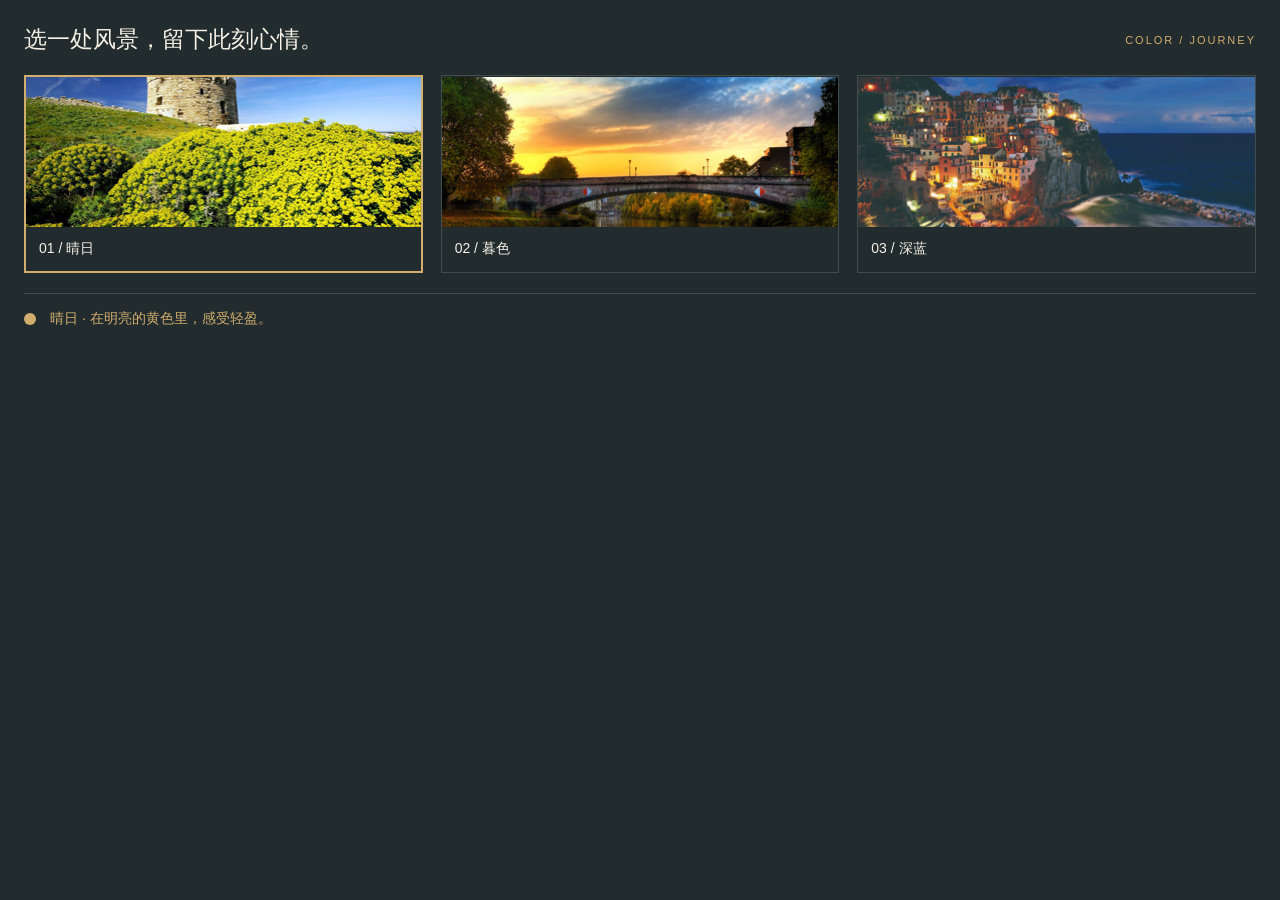
<file: assets/item_5471_folder/index.html>
<!doctype html><html lang="zh-CN"><meta charset="utf-8"><meta name="viewport" content="width=device-width,initial-scale=1"><title>色彩漫游</title><style>
*{box-sizing:border-box}body{margin:0;padding:24px;background:#222c2e;color:#f5f0e6;font:16px "Microsoft YaHei",sans-serif}header{display:flex;justify-content:space-between;align-items:center;margin-bottom:20px}h1{font-size:23px;margin:0;font-weight:500}small{font-size:11px;letter-spacing:2px;color:#d1ad6e}.cards{display:grid;grid-template-columns:repeat(3,1fr);gap:18px}button{cursor:pointer;border:1px solid #414c4c;background:transparent;color:inherit;text-align:left;padding:0}button.active{border:2px solid #d1ad6e}img{width:100%;height:150px;object-fit:cover;display:block}.caption{padding:13px;font-size:14px}footer{display:flex;align-items:center;gap:14px;margin-top:20px;padding-top:16px;border-top:1px solid #414c4c}.dot{width:12px;height:12px;border-radius:50%;background:#d1ad6e}#story{font-size:14px;margin:0;color:#d1ad6e}@media(max-width:600px){body{padding:15px}.cards{gap:10px}img{height:110px}.caption{font-size:12px;padding:8px}h1{font-size:19px}}</style>
<header><h1>选一处风景，留下此刻心情。</h1><small>COLOR / JOURNEY</small></header><main class="cards">
<button class="active" data-text="晴日 · 在明亮的黄色里，感受轻盈。" data-color="#d1ad6e"><img src="landscape-1.jpg" alt="黄色花海"><div class="caption">01 / 晴日</div></button>
<button data-text="暮色 · 跟随夕阳，让心慢下来。" data-color="#eaa677"><img src="landscape-2.jpg" alt="夕阳与河流"><div class="caption">02 / 暮色</div></button>
<button data-text="深蓝 · 听海，等待城市的灯亮起来。" data-color="#8cb7db"><img src="landscape-3.jpg" alt="蓝色海岸"><div class="caption">03 / 深蓝</div></button></main>
<footer><span class="dot"></span><p id="story" aria-live="polite">晴日 · 在明亮的黄色里，感受轻盈。</p></footer><script>document.querySelectorAll('button').forEach(b=>b.onclick=()=>{document.querySelectorAll('button').forEach(a=>a.classList.remove('active'));b.classList.add('active');document.getElementById('story').textContent=b.dataset.text;document.getElementById('story').style.color=b.dataset.color;document.querySelector('.dot').style.background=b.dataset.color;});</script></html>
</file>
<file: assets/css/pages.css>
/* 	Begin Modified Meyer Reset */
html, body, div, span, applet, object, iframe, h1, h2, h3, h4, h5, h6, p, blockquote, pre,
a, abbr, acronym, address, big, cite, code, del, dfn, em, img, ins, kbd, q, s, samp,
small, strike, strong, sub, sup, tt, var, b, u, i, center, dl, dt, dd, ol, ul, li,
fieldset, form, label, legend, table, caption, tbody, tfoot, thead, tr, th, td,
article, aside, canvas, details, embed, figure, figcaption, footer, header, hgroup, 
menu, nav, output, ruby, section, summary, time, mark, audio, video {
	margin:0; padding:0; border:0; font-size:100%; font:inherit; vertical-align:baseline;
}
/* HTML5 reset for older browsers */
article, aside, details, figcaption, figure, 
footer, header, hgroup, menu, nav, section {
	display:block;
}
body { line-height:1; letter-spacing:-0.25px; overscroll-behavior:contain;}
#container:not([style*="zoom"]) { -webkit-text-size-adjust:none;}
table { border-collapse:collapse; border-spacing:0; }
th { font-weight:normal; text-align:left; }
ul { list-style-type:none; }
.page ol { list-style-position:outside; margin-left:1em; }
/*.page ol > li, .page  ul > li { text-indent:-1em; padding-left:1em; }*/
.page .singleline li, .page .singleline li { text-indent:inherit; padding:0; }
.page ol > li > *, .page ul > li > * { text-indent:initial; padding-left:initial; }
button { background:transparent;border:none; }
/*General styles*/
html, body, #container-wrap, #container { height:100%; }
#container-wrap { position:absolute; top:0; left:0; }
#container-wrap, #container { min-height:100%; width:100%; background-color:transparent; z-index:0;}
b { font-weight:bold; }
i { font-style:italic; }
a { color:inherit; text-decoration:inherit; }
input,select,textarea { font-size:inherit; }
p:first-child { margin-top:inherit !important; }
*{ outline:none; animation-fill-mode:both !important; -webkit-animation-fill-mode:both !important; }
[data-onclick],[onclick],[onrollover],[data-fixed-action],[aria-details],button,.flipwrap{ cursor:pointer; pointer-events:auto; }

body[class^='scaled-none'],body[class*=' scaled-none']{ overflow:auto; }
body[class^='scaled-width'],body[class*=' scaled-width']{ overflow-x:hidden; }
body[class^='scaled-height'],body[class*=' scaled-height']{ overflow-y:hidden; }
body[class^='scaled-best'],body[class*=' scaled-best']{ overflow:hidden; }
body[class^='scaled-best'][data-page-mode^='c'],body[class*=' scaled-best'][data-page-mode^='c']{ overflow:auto; }
body[class^='scaled-width'][data-page-mode^='csh'],body[class*=' scaled-width'][data-page-mode^='csh']{ overflow-x:auto; }
body[class^='scaled-height'][data-page-mode^='csv'],body[class*=' scaled-height'][data-page-mode^='csv']{ overflow-y:auto; }
body[data-scaled-to='w'] #container{ height:auto; min-height:auto; }
body[data-scaled-to='w'][data-page-mode^='cs'] #container{ position:absolute; }
body[data-scaled-to='w'][data-page-mode^='csv'] .pages { padding:0;}
body.zoomed:not([class*='scaled-']) #container { position:absolute; }
body[class*='scaled-'] .pages.paper-vertical{ margin:0; }
body[class^='zoomed'],body[class*=' zoomed']{ overflow-x:auto;overflow-y:auto; }
body[data-scaled-to] .anythingSlider-in5, body[data-scaled-to] #container > .page {padding:0;margin:0;}
body[data-scaled-to] #in5footer { position:fixed; bottom:0;}
/*body[data-scaled-to] * { -webkit-backface-visibility: hidden; }*/ /*fix blurry imgs*/
html.ios body[class*='scaled-'] #container { position:absolute; top:0; left:0; }
body.tall-page {overflow-y:auto;}
.liquid .page.tall-page {height:auto;}

.paper-vertical:after {
    position:relative;
    content:' ';
    display:block;
    height:50px;
    clear:both;
}
body[data-scaled-to="h"] .paper-vertical:after { display:none; }
body[data-scaled-to='h'] .paper-horizontal { margin:0; }
body[data-scaled-to='h'] .paper-horizontal .page { margin-top:0; }

#in5footer,#demoNote,#loadIndicator{
	min-width:100%;
	color:#fff;
	background:#666;
	font-family:"Trebuchet MS", "Lucida Grande", Helvetica, sans-serif;
	text-align:center;
	font-size:15px;
	box-sizing:border-box; 
	-moz-box-sizing:border-box;
}

#loadIndicator{
	width:100%; padding:6px; position:fixed;
	top:0; left:0; margin:auto;
    box-shadow:0 2px 4px rgba(0, 0, 0, 0.3);
    transition:all 1s ease-in .5s;
    opacity:1; z-index:99;
}
body.loaded #loadIndicator {
	opacity:0;
	transform:translateY(-36px);
	-webkit-transform:translateY(-36px);
	display:none\9;/*old IE*/
}
#loadIndicator img {
	vertical-align:text-bottom; width:18px;
}
html.local #loadIndicator, html.dps #loadIndicator, html.baker #loadIndicator { display:none; }

#in5footer{
	height:26px; line-height:26px; clear:both; position:relative; margin-top:-26px;
}

#demoNote {
    right:0; bottom:0; margin:auto;
    height:96px !important;
    padding:36px 10px;
}

#in5footer a, #demoNote a {
	text-decoration:none; color:#99ccff;
}
svg-img{display:block;position:absolute;}
.win-safari svg-img{width:100%;}
svg-img{width:100%\9;}
.spread-shift { position:absolute; }
.pageItem, svg { position:absolute; top:0; left:0; }
svg { overflow:visible; }
.pageItem {
	display:block;
	width:auto !important; height:auto !important;
	box-sizing:border-box; 
	-moz-box-sizing:border-box;
	-webkit-tap-highlight-color:transparent;
	padding:0;
}
.pageItem.hd/*, .pageItem img.hd*/  {
	-ms-transform:scale(.5);
    -ms-transform-origin:0 0 0;
    -webkit-transform:scale(.5);
    -webkit-transform-origin:0 0 0;
    transform:scale(.5);
    transform-origin:0 0 0;
}
@media screen and (-webkit-min-device-pixel-ratio:0) and (min-resolution:.001dpcm) {
    .pageItem { image-rendering: -webkit-optimize-contrast; }
}
@media not all and (min-resolution:.001dpcm)
{ @supports (-webkit-appearance:none) and (stroke-color:transparent) {
    .pageItem { image-rendering: optimizeSpeed; }
}}
@-moz-document url-prefix() {
  .pageItem { image-rendering: optimizeQuality; }
}
.svg-wrap { width:inherit !important; height:inherit !important; }
.pageItem p img { vertical-align:text-top; }
.pageItem p input, .pageItem p button {display:inline;}
.pageItem p .hidden, .details {visibility:hidden; }
.pageItem.group[data-ani] { will-change: transform; }
#colorbox .details { visibility:visible; }
.details {max-width:550px;font-size:18px;font-family:sans-serif;padding:0 24px;line-height:150%;left:0;right:0;margin:auto;}
.details p {margin-top:.5em;}
.details h1,.details h2,.details h3,.details h4,.details h5, .details strong {font-weight:bold;margin:.7em 0;}
.details em { font-style:italic; }
.details h1{font-size:150%;} .details h2{font-size:140%;} .details h3{font-size:130%;}
.details a {color:#0099ff;text-decoration:underline}
.details a:hover {text-decoration:none;}
@media (max-device-width:812px){ .details { font-size:32px; } }
html.ios .iframe-container { overflow:auto; -webkit-overflow-scrolling:touch; }
iframe[scrolling="auto"] { overflow:auto; }
iframe[scrolling="yes"] { overflow:scroll; }
iframe[scrolling="no"] { overflow:hidden; }
.page-scale-wrap { transform:translateZ(0); }
.page, .page-scale-wrap {
	position:relative; float:left; overflow:hidden;
}
.pages {
	list-style:none outside none;
	padding:0; margin:0 auto ;
}	
#container > .page { /*center single page baker*/
    position:absolute; bottom:0;
    left:0; right:0; top:0; margin:0 auto;
}
body:not(.zoomed,.responsive) #container/*, .page-scale-wrap*/ {/*desktop scaling transitions*/
	-webkit-transition:-webkit-transform .5s;
	transition:transform .5s;
}
html.multifile body #container { opacity:0; }
html.multifile body.loaded #container {/*do show scaling of multi-page*/
	opacity:1;
	-ms-transition:opacity .1s step-start .1s !important;
	-webkit-transition:opacity .1s step-start .1s !important;
	transition:opacity .1s step-start .1s !important;
}
html.multifile.fade body.loaded #container {
	-ms-transition:opacity .6s !important;
	-webkit-transition:opacity .6s !important;
	transition:opacity .6s !important;
}

.textColumn { float:left; }
.singleline p { line-height:1em !important; position:absolute;width:100%;/*fix webkit display issue*/ }
p.col-break-before::before {
	content:'';
    height:0px; width:100%;
    display:block; margin-bottom:100%;
}
.scroll, .scroll-vert, .scroll-horiz { -webkit-overflow-scrolling:touch; }/*was broken in iOS, turn off if scroll not working*/
.scroll { overflow:auto; }
.scroll-vert { overflow-y:auto; overflow-x:hidden; }
.scroll-horiz { overflow-x:auto; overflow-y:hidden; }
.scroll-vert::-webkit-scrollbar { -webkit-appearance:none; width:7px; } /*add back scrollbar for webkit*/
.scroll-vert::-webkit-scrollbar-thumb { border-radius:4px; background-color:rgba(0,0,0,.5); }
.hidescroll::-webkit-scrollbar { display:none; }
.hidescroll { -ms-overflow-style:none; overflow:-moz-scrollbars-none;/*old FF*/ }
.pulltab-left, .pulltab-left > * {
	-moz-transform:scaleX(-1);
    -webkit-transform:scaleX(-1);
    -o-transform:scaleX(-1);
    transform:scaleX(-1);
}
.pulltab-top, .pulltab-top > * {
	-moz-transform:scaleY(-1);
    -webkit-transform:scaleY(-1);
    -o-transform:scaleY(-1);
    transform:scaleY(-1);
}
object, embed, img, a { outline:0; }
.liquid svg, .liquid .page-scale-wrap { height:100%; width:100%; }
.noPlugin {
	width:100%; height:100%; padding:6px;
	background:#ccc; border:1px solid #666;
}

.paper-vertical, .paper-horizontal { padding:0 8px; }
.flip { 
	overflow:hidden; 
	-webkit-transition:transform 0.3s ease-in-out;
	-ms-transition:transform 0.3s ease-in-out;
	transition:transform 0.3s ease-in-out;
}
.turn-page-wrapper{
	will-change:transform;
}
.turn-page {
	-moz-box-shadow:0px 0px 20px rgba(0,0,0,.7);
	-webkit-box-shadow:0px 0px 20px rgba(0,0,0,.7);
    box-shadow:0px 0px 20px rgba(0,0,0,.7);
}
.turn-page:not(.activePage) .pageItem[data-ani] { /*fix 2x animation*/
  	opacity:0;
  	animation:none !important;
}
.paper-horizontal {
	position:absolute; overflow-y:visible; overflow-x:hidden;
	margin-top:auto; margin-bottom:auto;
    top:0; bottom:0;
}

.paper-vertical .page, .paper-horizontal .page {
	border:1px solid #bbb;	
	margin:4px 4px 4px 0;
	-moz-box-shadow:0px 0px 0px #999;
	-webkit-box-shadow:0px 0px 5px #999;
	box-shadow:0px 0px 5px #999;
}

html[data-dir="rtl"] .paper-horizontal .page { float:right; }

.one-page-scroll .page {
	border:none;
	margin:0;
	-moz-box-shadow:none;
	-webkit-box-shadow:none;
	box-shadow:none;
}

.mejs-mediaelement { overflow:hidden; }
.mejs-container{position:relative;background:none;}
.mejs-none .mejs-overlay-loading, .mejs-none .mejs-overlay-button, .mejs-none .mejs-controls, .mejs-bigplay .mejs-controls {display:none !important;}
.mejs-uncon video { object-fit:fill; }
.mejs-coverfit video { object-fit:cover; }
.mejs-ccsize-large .mejs-captions-layer {font-size:20px;}
.mejs-ccsize-xlarge .mejs-captions-layer {font-size:26px;}
.mejs-video .mejs-controls { transform:translateZ(0); }

.mejs-no-controls { display:none; }
.vid-scaled .mejs-layers, .vid-scaled .mejs-controls {
	-webkit-transform:translateZ(0);
	transform:translateZ(0);
}

.liquid .page, .page.liquid {
	position:absolute; width:100%; height:100%;
	overflow:hidden; display:none;
}

.page.liquid { /*for multi-file*/
    display:block;
}
.liquid .page.activePage {display:block; }
.liquid video {width:100%; height:100%; }
.liquid .slideshow img { object-fit:contain; }

.in5-highlight {
	background:rgba(255,255,0,.6);
	mix-blend-mode:multiply;
	pointer-events:none;
	animation-name:in5-highlight-in,in5-highlight-in;
	animation-direction:normal,reverse;
	animation-delay:3s,3s;
	animation-duration:.5s,1s;
	animation-iteration-count:1,1;
}
@keyframes in5-highlight-in{ from{ opacity:0 } to { opacity: 1} }
.hidden { display:none !important; }
.skip-link-wrap { z-index: 1; position: fixed; }
[data-reader-only="1"]{
	transform: translateY(-100vh) !important;
	z-index:-1;
}
[data-reader-only="1"]:focus, [data-reader-only="1"]:active {
	transform: translateY(0%) !important;
	z-index:1;
}
.mso, .group, .mso > .state { pointer-events:none; }
.mso > .state * { pointer-events: inherit; }
.mso > .state.active * { pointer-events:auto; }
[data-tapstart="1"], [data-useswipe="1"], .group > * { pointer-events:auto; }
.mso > .state { display:block; opacity:0; width:100% !important; height:inherit !important; position:absolute; z-index:-1; }
.liquid .mso > .state { height:100% !important; }
.liquid label > .state {
    width:100% !important;
    height:100% !important;
}
.mso > .state.active, .mso > .state.transition { display:block; opacity:1; z-index:0; }
.mso.slideshow.seq, .panzoom, .fauxgroup { overflow:hidden; }
.panzoom { cursor:move; cursor:-moz-grab; cursor:-webkit-grab; }
.panzoom > .content {
	-ms-transform:none;
    -ms-transform-origin:auto;
    -webkit-transform:none;
    -webkit-transform-origin:auto;
    transform:none;
    transform-origin:auto;
}
.panzoom:not(.dragging) > .content {
	transition:all .3s;
}

button .state {width:100% !important; height:100% !important;}
button .state.btn-on, button .state.btn-down { display:none; }
html:not(.ios) button.has-on:hover .state.btn-on { display:block; }
html:not(.ios) button.has-on:hover .state.btn-off, html:not(.ios) button.has-on:hover .state.btn-down { display:none; }
html:not(.zz) button.has-down .state { pointer-events:none; }
html:not(.zz) button.has-down:active .state.btn-down { display:block; }
html:not(.zz) button.has-down:active .state.btn-off, html:not(.zz) button.has-down:active .state.btn-on { display:none; }

.align-vert { display:table; }
[class^="valign"] {
	position:relative;
	display:table-cell;
	vertical-align:middle;
	columns:inherit;
}
.valign-bottom { vertical-align:bottom; }
[class^="valign"] > p { position:relative; }

.flex-image, .fill-image { background-repeat:no-repeat; }
.flex-image { background-size:contain; background-position:center; }
.fill-image { background-size:cover; }

/*tabs*/
p.tabs, p.tabs > a { 
	display:-webkit-box;
	display:-moz-box;
	display:-ms-flexbox;
	display:-webkit-flex;
	display:flex;
	flex-wrap:wrap;
}
p.tabs > a {
	width:100%;
	width:-moz-available;
	width:-webkit-fill-available;
}
p.tabs span.tabbed-right { 
	-ms-flex-grow:1; 
	-webkit-flex-grow:1; 
	flex-grow:1; 
	text-align:right; 
}
p.tabs span.tabbed-center { 
	-ms-flex-grow:50; 
	-webkit-flex-grow:50; 
	flex-grow:50; 
	text-align:center; 
}
span.tabbed-standard { text-indent:2ex;padding-left:2ex; }
p.no-start-indent { text-indent:0px !important; }

/*anchor object styles*/
.ao-noTextWrap { position:absolute; }
.ao-alignLeft, .ao-leftFullWidth { float:left; position:relative; }
.ao-alignRight, .ao-rightFullWidth { float:right; transform-origin:90% 50%; -webkit-transform:90% 50%; /*fix for anchored animation*/ }
.ao-alignCenter {display:block; margin-left:auto; margin-right:auto;}
.ao-inlineTable { display:block; }
.ao-leftFullWidth { padding-right:100%; }
.ao-rightFullWidth { padding-left:100%; }
.anchorGroup { position:relative; };
div.ao-alignLeft:before, div.ao-leftFullWidth:before { content:''; float:left; display:none; }
div.ao-alignRight:before, div.ao-leftFullRight:before { content:''; float:right; display:none; }
.anchorGroup > .mso, .anchorGroup > .group { position:relative; }

ul.thumbs {
	padding:20px; white-space:nowrap; width:1px;
}

ul.thumbs li { /*Baker index thumbnails*/
    display:inline; list-style-type:none;
    margin:0 4px; outline:none;
    vertical-align:top;
}
ul.thumbs > li img { box-shadow:0 0 4px rgba(0, 0, 0, 0.5); }
.baker audio[controls] {min-width:400px;} /*fix progress bar*/

@media print { 
	#container,.page-scale-wrap{transform:none !important;}
	[class*=" btn-form-"]{display:none;}
}

:-ms-fullscreen .paper-horizontal { width:auto;height:auto;position:initial;margin:auto; }
:-moz-full-screen .paper-horizontal { width:auto;height:auto;position:initial;margin:auto; }
:-webkit-full-screen .paper-horizontal { width:auto;height:auto;position:initial;margin:auto; }

:-ms-fullscreen .paper-vertical .page { display:none; }
:-moz-full-screen .paper-vertical .page { display:none; }
:-webkit-full-screen .paper-vertical .page { display:none; }

:-ms-fullscreen .paper-horizontal .page { display:none; }
:-moz-full-screen .paper-horizontal .page { display:none; }
:-webkit-full-screen .paper-horizontal .page { display:none; }

:-ms-fullscreen .page.activePage { display:block; }
:-moz-full-screen .page.activePage { display:block; }
:-webkit-full-screen .page.activePage { display:block; }

:-webkit-full-screen .hideFS { display:none; }
:-ms-fullscreen .hideFS { display:none; }
:-moz-full-screen .hideFS { display:none; }

/*CSS Generated from InDesign Styles*/

body, #container-wrap { background:#ededed; }
:-webkit-full-screen { background:#ededed; }
#loadIndicator span:after { padding-left:1ex; content:'loading content...'; }
.page-scale-wrap { width:1024px; height:768px; background: #fff !important; }
.paper-vertical { width:1024px; height:100%; }
.paper-horizontal { width:10340px; height:780px; }
@media all and (max-height:768px) {
	.paper-horizontal { margin:0;top:0;}
	#container > .page { margin:0 auto;}/*pos top for webkit+baker*/
}
@media all and (max-width:1024px) {
	.paper-vertical .page, .paper-horizontal .page, .anythingSlider-in5 { padding:0;top:0;border:0; }
	.paper-vertical, .paper-horizontal { padding:0; }
}

#item2033 {
	width:1024px !important;
	height:768px !important;
	background:#161d1f;
}

#item2065 {
	width:432px !important;
	height:2px !important;
	left:48px !important;
	top:93px !important;
	background:#d1ad6e;
}

#item2158 {
	width:137px !important;
	height:38px !important;
	left:51px !important;
	top:496px !important;
	background:#d1ad6e;
}

#item2185 {
	width:137px !important;
	height:38px !important;
	left:201px !important;
	top:496px !important;
	background:#d1ad6e;
}

#item2212 {
	width:137px !important;
	height:38px !important;
	left:351px !important;
	top:496px !important;
	background:#d1ad6e;
}

#item2239 {
	width:137px !important;
	height:38px !important;
	left:51px !important;
	top:547px !important;
	background:#d1ad6e;
}

#item2266 {
	width:137px !important;
	height:38px !important;
	left:201px !important;
	top:547px !important;
	background:#d1ad6e;
}

#item2293 {
	width:137px !important;
	height:38px !important;
	left:351px !important;
	top:547px !important;
	background:#d1ad6e;
}

#item2320 {
	width:137px !important;
	height:38px !important;
	left:51px !important;
	top:598px !important;
	background:#d1ad6e;
}

#item2347 {
	width:137px !important;
	height:38px !important;
	left:201px !important;
	top:598px !important;
	background:#d1ad6e;
}

#item2374 {
	width:137px !important;
	height:38px !important;
	left:351px !important;
	top:598px !important;
	background:#d1ad6e;
}

#item2424 {
	width:1024px !important;
	height:768px !important;
	background:#161d1f;
}

#item2471 {
	width:928px !important;
	height:1px !important;
	left:48px !important;
	top:74px !important;
	background:#414c4c;
}

#item2518 {
	width:928px !important;
	height:1px !important;
	left:48px !important;
	top:697px !important;
	background:#414c4c;
}

#item2644 {
	width:331px !important;
	height:48px !important;
	left:51px !important;
	top:551px !important;
	background:#d1ad6e;
}

#item2697 {
	width:1024px !important;
	height:768px !important;
	background:#161d1f;
}

#item2744 {
	width:928px !important;
	height:1px !important;
	left:48px !important;
	top:74px !important;
	background:#414c4c;
}

#item2791 {
	width:928px !important;
	height:1px !important;
	left:48px !important;
	top:697px !important;
	background:#414c4c;
}

#item2943 {
	width:87px !important;
	height:44px !important;
	background:#222c2e;
}

#item2942 {
	width:87px !important;
	height:44px !important;
	left:781px !important;
	top:565px !important;
}

#item2970 {
	width:87px !important;
	height:44px !important;
	background:#222c2e;
}

#item2969 {
	width:87px !important;
	height:44px !important;
	left:886px !important;
	top:565px !important;
}

#item7050 {
	width:697px !important;
	height:384px !important;
	left:48px !important;
	top:240px !important;
}

#item4463 {
	width:1024px !important;
	height:768px !important;
	background:#161d1f;
}

#item4510 {
	width:928px !important;
	height:1px !important;
	left:48px !important;
	top:74px !important;
	background:#414c4c;
}

#item4557 {
	width:928px !important;
	height:1px !important;
	left:48px !important;
	top:697px !important;
	background:#414c4c;
}

#item4604 {
	width:470px !important;
	height:405px !important;
	left:48px !important;
	top:235px !important;
	background:#222c2e;
}

#item4605 {
	width:286px !important;
	height:405px !important;
	left:140px !important;
	top:235px !important;
}

#item4727 {
	width:1024px !important;
	height:768px !important;
	background:#161d1f;
}

#item4774 {
	width:928px !important;
	height:1px !important;
	left:48px !important;
	top:74px !important;
	background:#414c4c;
}

#item4821 {
	width:928px !important;
	height:1px !important;
	left:48px !important;
	top:697px !important;
	background:#414c4c;
}

#item4876 {
	width:332px !important;
	height:397px !important;
	left:644px !important;
	top:239px !important;
	background:#222c2e;
}

#item4962 {
	width:127px !important;
	height:42px !important;
	background:#d1ad6e;
}

#item4961 {
	width:127px !important;
	height:42px !important;
	left:670px !important;
	top:565px !important;
}

#item4989 {
	width:130px !important;
	height:42px !important;
	background:#d1ad6e;
}

#item4988 {
	width:130px !important;
	height:42px !important;
	left:820px !important;
	top:565px !important;
}

#item5038 {
	width:1024px !important;
	height:768px !important;
	background:#161d1f;
}

#item5085 {
	width:928px !important;
	height:1px !important;
	left:48px !important;
	top:74px !important;
	background:#414c4c;
}

#item5132 {
	width:928px !important;
	height:1px !important;
	left:48px !important;
	top:697px !important;
	background:#414c4c;
}

#item5330 {
	width:1024px !important;
	height:768px !important;
	background:#161d1f;
}

#item5377 {
	width:928px !important;
	height:1px !important;
	left:48px !important;
	top:74px !important;
	background:#414c4c;
}

#item5424 {
	width:928px !important;
	height:1px !important;
	left:48px !important;
	top:697px !important;
	background:#414c4c;
}

#item5471_container {
	width:928px !important;
	height:400px !important;
	left:48px !important;
	top:240px !important;
}

#item5501 {
	width:1024px !important;
	height:768px !important;
	background:#161d1f;
}

#item5548 {
	width:928px !important;
	height:1px !important;
	left:48px !important;
	top:74px !important;
	background:#414c4c;
}

#item5595 {
	width:928px !important;
	height:1px !important;
	left:48px !important;
	top:697px !important;
	background:#414c4c;
}

.panzoom > #item5642_0 {
	width:541px !important;
	max-width:1082px;
	left:78px !important;
	top:0px !important;
}

#item5642 {
	width:696px !important;
	height:405px !important;
	left:48px !important;
	top:235px !important;
}

#item5739 {
	width:1024px !important;
	height:768px !important;
	background:#161d1f;
}

#item5786 {
	width:928px !important;
	height:1px !important;
	left:48px !important;
	top:74px !important;
	background:#414c4c;
}

#item5833 {
	width:928px !important;
	height:1px !important;
	left:48px !important;
	top:697px !important;
	background:#414c4c;
}

#item6047 {
	width:1024px !important;
	height:768px !important;
	background:#161d1f;
}

#item6094 {
	width:928px !important;
	height:1px !important;
	left:48px !important;
	top:74px !important;
	background:#414c4c;
}

#item6141 {
	width:928px !important;
	height:1px !important;
	left:48px !important;
	top:697px !important;
	background:#414c4c;
}
</file>
<file: assets/css/mobile-preview.css>
html { background: #161d1f; }
body { margin: 0; overflow-x: hidden; }
#container-wrap { zoom: var(--publication-scale, 1); }
#slider.paper-vertical { padding-inline: 0; }
</file>
<file: assets/css/mediaelementplayer.min.css>
.mejs-offscreen{position:absolute!important;top:-10000px;left:-10000px;overflow:hidden;width:1px;height:1px}.mejs-container{position:relative;background:#000;font-family:Helvetica,Arial;text-align:left;vertical-align:top;text-indent:0}.mejs-container:focus{outline:0}.me-plugin{position:absolute}.mejs-embed,.mejs-embed body{width:100%;height:100%;margin:0;padding:0;background:#000;overflow:hidden}.mejs-fullscreen{overflow:hidden!important}.mejs-container-fullscreen{position:fixed;left:0;top:0;right:0;bottom:0;overflow:hidden;z-index:1000}.mejs-container-fullscreen .mejs-mediaelement,.mejs-container-fullscreen video{width:100%;height:100%}.mejs-clear{clear:both}.mejs-background{position:absolute;top:0;left:0}.mejs-mediaelement{position:absolute;top:0;left:0;width:100%;height:100%}.mejs-poster{position:absolute;top:0;left:0;background-size:contain;background-position:50% 50%;background-repeat:no-repeat}:root .mejs-poster img{display:none}.mejs-poster img{border:0;padding:0;border:0}.mejs-overlay{position:absolute;top:0;left:0}.mejs-overlay-play{cursor:pointer}.mejs-overlay-button{position:absolute;top:50%;left:50%;width:100px;height:100px;margin:-50px 0 0 -50px;background:url(../images/bigplay.png) no-repeat}.no-svg .mejs-overlay-button{background-image:url(../images/bigplay.png)}.mejs-overlay:hover .mejs-overlay-button{background-position:0 -100px}.mejs-overlay-loading{position:absolute;top:50%;left:50%;width:80px;height:80px;margin:-40px 0 0 -40px;background:#333;background:url(../images/background.png);background:rgba(0,0,0,.9);background:-webkit-gradient(linear,0 0,0 100%,from(rgba(50,50,50,.9)),to(rgba(0,0,0,.9)));background:-webkit-linear-gradient(top,rgba(50,50,50,.9),rgba(0,0,0,.9));background:-moz-linear-gradient(top,rgba(50,50,50,.9),rgba(0,0,0,.9));background:-o-linear-gradient(top,rgba(50,50,50,.9),rgba(0,0,0,.9));background:-ms-linear-gradient(top,rgba(50,50,50,.9),rgba(0,0,0,.9));background:linear-gradient(rgba(50,50,50,.9),rgba(0,0,0,.9))}.mejs-overlay-loading span{display:block;width:80px;height:80px;background:transparent url(../images/loading.gif) 50% 50% no-repeat}.mejs-container .mejs-controls{position:absolute;list-style-type:none;margin:0;padding:0;bottom:0;left:0;background:url(../images/background.png);background:rgba(0,0,0,.7);background:-webkit-gradient(linear,0 0,0 100%,from(rgba(50,50,50,.7)),to(rgba(0,0,0,.7)));background:-webkit-linear-gradient(top,rgba(50,50,50,.7),rgba(0,0,0,.7));background:-moz-linear-gradient(top,rgba(50,50,50,.7),rgba(0,0,0,.7));background:-o-linear-gradient(top,rgba(50,50,50,.7),rgba(0,0,0,.7));background:-ms-linear-gradient(top,rgba(50,50,50,.7),rgba(0,0,0,.7));background:linear-gradient(rgba(50,50,50,.7),rgba(0,0,0,.7));height:30px;width:100%}.mejs-container .mejs-controls div{list-style-type:none;background-image:none;display:block;float:left;margin:0;padding:0;width:26px;height:26px;font-size:11px;line-height:11px;font-family:Helvetica,Arial;border:0}.mejs-controls .mejs-button button{cursor:pointer;display:block;font-size:0;line-height:0;text-decoration:none;margin:7px 5px;padding:0;position:absolute;height:16px;width:16px;border:0;background:transparent url(../images/controls.png) no-repeat}.no-svg .mejs-controls .mejs-button button{background-image:url(../images/controls.png)}.mejs-controls .mejs-button button:focus{outline:dotted 1px #999}.mejs-container .mejs-controls .mejs-time{color:#fff;display:block;height:17px;width:auto;padding:10px 3px 0;overflow:hidden;text-align:center;-moz-box-sizing:content-box;-webkit-box-sizing:content-box;box-sizing:content-box}.mejs-container .mejs-controls .mejs-time a{color:#fff;font-size:11px;line-height:12px;display:block;float:left;margin:1px 2px 0 0;width:auto}.mejs-controls .mejs-play button{background-position:0 0}.mejs-controls .mejs-pause button{background-position:0 -16px}.mejs-controls .mejs-stop button{background-position:-112px 0}.mejs-controls div.mejs-time-rail{direction:ltr;width:200px;padding-top:5px}.mejs-controls .mejs-time-rail span,.mejs-controls .mejs-time-rail a{display:block;position:absolute;width:180px;height:10px;-webkit-border-radius:2px;-moz-border-radius:2px;border-radius:2px;cursor:pointer}.mejs-controls .mejs-time-rail .mejs-time-total{margin:5px;background:#333;background:rgba(50,50,50,.8);background:-webkit-gradient(linear,0 0,0 100%,from(rgba(30,30,30,.8)),to(rgba(60,60,60,.8)));background:-webkit-linear-gradient(top,rgba(30,30,30,.8),rgba(60,60,60,.8));background:-moz-linear-gradient(top,rgba(30,30,30,.8),rgba(60,60,60,.8));background:-o-linear-gradient(top,rgba(30,30,30,.8),rgba(60,60,60,.8));background:-ms-linear-gradient(top,rgba(30,30,30,.8),rgba(60,60,60,.8));background:linear-gradient(rgba(30,30,30,.8),rgba(60,60,60,.8))}.mejs-controls .mejs-time-rail .mejs-time-buffering{width:100%;background-image:-o-linear-gradient(-45deg,rgba(255,255,255,.15) 25%,transparent 25%,transparent 50%,rgba(255,255,255,.15) 50%,rgba(255,255,255,.15) 75%,transparent 75%,transparent);background-image:-webkit-gradient(linear,0 100%,100% 0,color-stop(0.25,rgba(255,255,255,.15)),color-stop(0.25,transparent),color-stop(0.5,transparent),color-stop(0.5,rgba(255,255,255,.15)),color-stop(0.75,rgba(255,255,255,.15)),color-stop(0.75,transparent),to(transparent));background-image:-webkit-linear-gradient(-45deg,rgba(255,255,255,.15) 25%,transparent 25%,transparent 50%,rgba(255,255,255,.15) 50%,rgba(255,255,255,.15) 75%,transparent 75%,transparent);background-image:-moz-linear-gradient(-45deg,rgba(255,255,255,.15) 25%,transparent 25%,transparent 50%,rgba(255,255,255,.15) 50%,rgba(255,255,255,.15) 75%,transparent 75%,transparent);background-image:-ms-linear-gradient(-45deg,rgba(255,255,255,.15) 25%,transparent 25%,transparent 50%,rgba(255,255,255,.15) 50%,rgba(255,255,255,.15) 75%,transparent 75%,transparent);background-image:linear-gradient(-45deg,rgba(255,255,255,.15) 25%,transparent 25%,transparent 50%,rgba(255,255,255,.15) 50%,rgba(255,255,255,.15) 75%,transparent 75%,transparent);-webkit-background-size:15px 15px;-moz-background-size:15px 15px;-o-background-size:15px 15px;background-size:15px 15px;-webkit-animation:buffering-stripes 2s linear infinite;-moz-animation:buffering-stripes 2s linear infinite;-ms-animation:buffering-stripes 2s linear infinite;-o-animation:buffering-stripes 2s linear infinite;animation:buffering-stripes 2s linear infinite}@-webkit-keyframes buffering-stripes{from{background-position:0 0}to{background-position:30px 0}}@-moz-keyframes buffering-stripes{from{background-position:0 0}to{background-position:30px 0}}@-ms-keyframes buffering-stripes{from{background-position:0 0}to{background-position:30px 0}}@-o-keyframes buffering-stripes{from{background-position:0 0}to{background-position:30px 0}}@keyframes buffering-stripes{from{background-position:0 0}to{background-position:30px 0}}.mejs-controls .mejs-time-rail .mejs-time-loaded{background:#3caac8;background:rgba(60,170,200,.8);background:-webkit-gradient(linear,0 0,0 100%,from(rgba(44,124,145,.8)),to(rgba(78,183,212,.8)));background:-webkit-linear-gradient(top,rgba(44,124,145,.8),rgba(78,183,212,.8));background:-moz-linear-gradient(top,rgba(44,124,145,.8),rgba(78,183,212,.8));background:-o-linear-gradient(top,rgba(44,124,145,.8),rgba(78,183,212,.8));background:-ms-linear-gradient(top,rgba(44,124,145,.8),rgba(78,183,212,.8));background:linear-gradient(rgba(44,124,145,.8),rgba(78,183,212,.8));width:0}.mejs-controls .mejs-time-rail .mejs-time-current{background:#fff;background:rgba(255,255,255,.8);background:-webkit-gradient(linear,0 0,0 100%,from(rgba(255,255,255,.9)),to(rgba(200,200,200,.8)));background:-webkit-linear-gradient(top,rgba(255,255,255,.9),rgba(200,200,200,.8));background:-moz-linear-gradient(top,rgba(255,255,255,.9),rgba(200,200,200,.8));background:-o-linear-gradient(top,rgba(255,255,255,.9),rgba(200,200,200,.8));background:-ms-linear-gradient(top,rgba(255,255,255,.9),rgba(200,200,200,.8));background:linear-gradient(rgba(255,255,255,.9),rgba(200,200,200,.8));width:0}.mejs-controls .mejs-time-rail .mejs-time-handle{display:none;position:absolute;margin:0;width:10px;background:#fff;-webkit-border-radius:5px;-moz-border-radius:5px;border-radius:5px;cursor:pointer;border:solid 2px #333;top:-2px;text-align:center}.mejs-controls .mejs-time-rail .mejs-time-float{position:absolute;display:none;background:#eee;width:36px;height:17px;border:solid 1px #333;top:-26px;margin-left:-18px;text-align:center;color:#111}.mejs-controls .mejs-time-rail .mejs-time-float-current{margin:2px;width:30px;display:block;text-align:center;left:0}.mejs-controls .mejs-time-rail .mejs-time-float-corner{position:absolute;display:block;width:0;height:0;line-height:0;border:solid 5px #eee;border-color:#eee transparent transparent;-webkit-border-radius:0;-moz-border-radius:0;border-radius:0;top:15px;left:13px}.mejs-long-video .mejs-controls .mejs-time-rail .mejs-time-float{width:48px}.mejs-long-video .mejs-controls .mejs-time-rail .mejs-time-float-current{width:44px}.mejs-long-video .mejs-controls .mejs-time-rail .mejs-time-float-corner{left:18px}.mejs-controls .mejs-fullscreen-button button{background-position:-32px 0}.mejs-controls .mejs-unfullscreen button{background-position:-32px -16px}.mejs-controls .mejs-volume-button{}.mejs-controls .mejs-mute button{background-position:-16px -16px}.mejs-controls .mejs-unmute button{background-position:-16px 0}.mejs-controls .mejs-volume-button{position:relative}.mejs-controls .mejs-volume-button .mejs-volume-slider{display:none;height:115px;width:25px;background:url(../images/background.png);background:rgba(50,50,50,.7);-webkit-border-radius:0;-moz-border-radius:0;border-radius:0;top:-115px;left:0;z-index:1;position:absolute;margin:0}.mejs-controls .mejs-volume-button:hover{-webkit-border-radius:0 0 4px 4px;-moz-border-radius:0 0 4px 4px;border-radius:0 0 4px 4px}.mejs-controls .mejs-volume-button .mejs-volume-slider .mejs-volume-total{position:absolute;left:11px;top:8px;width:2px;height:100px;background:#ddd;background:rgba(255,255,255,.5);margin:0}.mejs-controls .mejs-volume-button .mejs-volume-slider .mejs-volume-current{position:absolute;left:11px;top:8px;width:2px;height:100px;background:#ddd;background:rgba(255,255,255,.9);margin:0}.mejs-controls .mejs-volume-button .mejs-volume-slider .mejs-volume-handle{position:absolute;left:4px;top:-3px;width:16px;height:6px;background:#ddd;background:rgba(255,255,255,.9);cursor:N-resize;-webkit-border-radius:1px;-moz-border-radius:1px;border-radius:1px;margin:0}.mejs-controls a.mejs-horizontal-volume-slider{height:26px;width:56px;position:relative;display:block;float:left;vertical-align:middle}.mejs-controls .mejs-horizontal-volume-slider .mejs-horizontal-volume-total{position:absolute;left:0;top:11px;width:50px;height:8px;margin:0;padding:0;font-size:1px;-webkit-border-radius:2px;-moz-border-radius:2px;border-radius:2px;background:#333;background:rgba(50,50,50,.8);background:-webkit-gradient(linear,0 0,0 100%,from(rgba(30,30,30,.8)),to(rgba(60,60,60,.8)));background:-webkit-linear-gradient(top,rgba(30,30,30,.8),rgba(60,60,60,.8));background:-moz-linear-gradient(top,rgba(30,30,30,.8),rgba(60,60,60,.8));background:-o-linear-gradient(top,rgba(30,30,30,.8),rgba(60,60,60,.8));background:-ms-linear-gradient(top,rgba(30,30,30,.8),rgba(60,60,60,.8));background:linear-gradient(rgba(30,30,30,.8),rgba(60,60,60,.8))}.mejs-controls .mejs-horizontal-volume-slider .mejs-horizontal-volume-current{position:absolute;left:0;top:11px;width:50px;height:8px;margin:0;padding:0;font-size:1px;-webkit-border-radius:2px;-moz-border-radius:2px;border-radius:2px;background:#fff;background:rgba(255,255,255,.8);background:-webkit-gradient(linear,0 0,0 100%,from(rgba(255,255,255,.9)),to(rgba(200,200,200,.8)));background:-webkit-linear-gradient(top,rgba(255,255,255,.9),rgba(200,200,200,.8));background:-moz-linear-gradient(top,rgba(255,255,255,.9),rgba(200,200,200,.8));background:-o-linear-gradient(top,rgba(255,255,255,.9),rgba(200,200,200,.8));background:-ms-linear-gradient(top,rgba(255,255,255,.9),rgba(200,200,200,.8));background:linear-gradient(rgba(255,255,255,.9),rgba(200,200,200,.8))}.mejs-controls .mejs-horizontal-volume-slider .mejs-horizontal-volume-handle{display:none}.mejs-controls .mejs-captions-button{position:relative}.mejs-controls .mejs-captions-button button{background-position:-48px 0}.mejs-controls .mejs-captions-button .mejs-captions-selector{visibility:hidden;position:absolute;bottom:26px;right:-51px;width:85px;height:100px;background:url(../images/background.png);background:rgba(50,50,50,.7);border:solid 1px transparent;padding:10px 10px 0;overflow:hidden;-webkit-border-radius:0;-moz-border-radius:0;border-radius:0}.mejs-controls .mejs-captions-button .mejs-captions-selector ul{margin:0;padding:0;display:block;list-style-type:none!important;overflow:hidden}.mejs-controls .mejs-captions-button .mejs-captions-selector ul li{margin:0 0 6px;padding:0;list-style-type:none!important;display:block;color:#fff;overflow:hidden}.mejs-controls .mejs-captions-button .mejs-captions-selector ul li input{clear:both;float:left;margin:3px 3px 0 5px}.mejs-controls .mejs-captions-button .mejs-captions-selector ul li label{width:55px;float:left;padding:4px 0 0;line-height:15px;font-family:helvetica,arial;font-size:10px}.mejs-controls .mejs-captions-button .mejs-captions-translations{font-size:10px;margin:0 0 5px}.mejs-chapters{position:absolute;top:0;left:0;-xborder-right:solid 1px #fff;width:10000px;z-index:1}.mejs-chapters .mejs-chapter{position:absolute;float:left;background:#222;background:rgba(0,0,0,.7);background:-webkit-gradient(linear,0 0,0 100%,from(rgba(50,50,50,.7)),to(rgba(0,0,0,.7)));background:-webkit-linear-gradient(top,rgba(50,50,50,.7),rgba(0,0,0,.7));background:-moz-linear-gradient(top,rgba(50,50,50,.7),rgba(0,0,0,.7));background:-o-linear-gradient(top,rgba(50,50,50,.7),rgba(0,0,0,.7));background:-ms-linear-gradient(top,rgba(50,50,50,.7),rgba(0,0,0,.7));background:linear-gradient(rgba(50,50,50,.7),rgba(0,0,0,.7));filter:progid:DXImageTransform.Microsoft.Gradient(GradientType=0, startColorstr=#323232, endColorstr=#000000);overflow:hidden;border:0}.mejs-chapters .mejs-chapter .mejs-chapter-block{font-size:11px;color:#fff;padding:5px;display:block;border-right:solid 1px #333;border-bottom:solid 1px #333;cursor:pointer}.mejs-chapters .mejs-chapter .mejs-chapter-block-last{border-right:0}.mejs-chapters .mejs-chapter .mejs-chapter-block:hover{background:#666;background:rgba(102,102,102,.7);background:-webkit-gradient(linear,0 0,0 100%,from(rgba(102,102,102,.7)),to(rgba(50,50,50,.6)));background:-webkit-linear-gradient(top,rgba(102,102,102,.7),rgba(50,50,50,.6));background:-moz-linear-gradient(top,rgba(102,102,102,.7),rgba(50,50,50,.6));background:-o-linear-gradient(top,rgba(102,102,102,.7),rgba(50,50,50,.6));background:-ms-linear-gradient(top,rgba(102,102,102,.7),rgba(50,50,50,.6));background:linear-gradient(rgba(102,102,102,.7),rgba(50,50,50,.6));filter:progid:DXImageTransform.Microsoft.Gradient(GradientType=0, startColorstr=#666666, endColorstr=#323232)}.mejs-chapters .mejs-chapter .mejs-chapter-block .ch-title{font-size:12px;font-weight:700;display:block;white-space:nowrap;text-overflow:ellipsis;margin:0 0 3px;line-height:12px}.mejs-chapters .mejs-chapter .mejs-chapter-block .ch-timespan{font-size:12px;line-height:12px;margin:3px 0 4px;display:block;white-space:nowrap;text-overflow:ellipsis}.mejs-captions-layer{position:absolute;bottom:0;left:0;text-align:center;line-height:20px;font-size:16px;color:#fff}.mejs-captions-layer a{color:#fff;text-decoration:underline}.mejs-captions-layer[lang=ar]{font-size:20px;font-weight:400}.mejs-captions-position{position:absolute;width:100%;bottom:15px;left:0}.mejs-captions-position-hover{bottom:35px}.mejs-captions-text{padding:3px 5px;background:url(../images/background.png);background:rgba(20,20,20,.5);white-space:pre-wrap}.me-cannotplay{}.me-cannotplay a{color:#fff;font-weight:700}.me-cannotplay span{padding:15px;display:block}.mejs-controls .mejs-loop-off button{background-position:-64px -16px}.mejs-controls .mejs-loop-on button{background-position:-64px 0}.mejs-controls .mejs-backlight-off button{background-position:-80px -16px}.mejs-controls .mejs-backlight-on button{background-position:-80px 0}.mejs-controls .mejs-picturecontrols-button{background-position:-96px 0}.mejs-contextmenu{position:absolute;width:150px;padding:10px;border-radius:4px;top:0;left:0;background:#fff;border:solid 1px #999;z-index:1001}.mejs-contextmenu .mejs-contextmenu-separator{height:1px;font-size:0;margin:5px 6px;background:#333}.mejs-contextmenu .mejs-contextmenu-item{font-family:Helvetica,Arial;font-size:12px;padding:4px 6px;cursor:pointer;color:#333}.mejs-contextmenu .mejs-contextmenu-item:hover{background:#2C7C91;color:#fff}.mejs-controls .mejs-sourcechooser-button{position:relative}.mejs-controls .mejs-sourcechooser-button button{background-position:-128px 0}.mejs-controls .mejs-sourcechooser-button .mejs-sourcechooser-selector{visibility:hidden;position:absolute;bottom:26px;right:-10px;width:130px;height:100px;background:url(../images/background.png);background:rgba(50,50,50,.7);border:solid 1px transparent;padding:10px;overflow:hidden;-webkit-border-radius:0;-moz-border-radius:0;border-radius:0}.mejs-controls .mejs-sourcechooser-button .mejs-sourcechooser-selector ul{margin:0;padding:0;display:block;list-style-type:none!important;overflow:hidden}.mejs-controls .mejs-sourcechooser-button .mejs-sourcechooser-selector ul li{margin:0 0 6px;padding:0;list-style-type:none!important;display:block;color:#fff;overflow:hidden}.mejs-controls .mejs-sourcechooser-button .mejs-sourcechooser-selector ul li input{clear:both;float:left;margin:3px 3px 0 5px}.mejs-controls .mejs-sourcechooser-button .mejs-sourcechooser-selector ul li label{width:100px;float:left;padding:4px 0 0;line-height:15px;font-family:helvetica,arial;font-size:10px}.mejs-postroll-layer{position:absolute;bottom:0;left:0;width:100%;height:100%;background:url(../images/background.png);background:rgba(50,50,50,.7);z-index:1000;overflow:hidden}.mejs-postroll-layer-content{width:100%;height:100%}.mejs-postroll-close{position:absolute;right:0;top:0;background:url(../images/background.png);background:rgba(50,50,50,.7);color:#fff;padding:4px;z-index:100;cursor:pointer}div.mejs-speed-button{width:46px!important;position:relative}.mejs-controls .mejs-button.mejs-speed-button button{background:transparent;width:36px;font-size:11px;line-height:normal;color:#fff}.mejs-controls .mejs-speed-button .mejs-speed-selector{display:none;position:absolute;top:-100px;left:-10px;width:60px;height:100px;background:url(../images/background.png);background:rgba(50,50,50,.7);border:solid 1px transparent;padding:0;overflow:hidden;-webkit-border-radius:0;-moz-border-radius:0;border-radius:0}.mejs-controls .mejs-speed-button:hover>.mejs-speed-selector{display:block}.mejs-controls .mejs-speed-button .mejs-speed-selector ul li label.mejs-speed-selected{color:rgba(33,248,248,1)}.mejs-controls .mejs-speed-button .mejs-speed-selector ul{margin:0;padding:0;display:block;list-style-type:none!important;overflow:hidden}.mejs-controls .mejs-speed-button .mejs-speed-selector ul li{margin:0 0 6px;padding:0 10px;list-style-type:none!important;display:block;color:#fff;overflow:hidden}.mejs-controls .mejs-speed-button .mejs-speed-selector ul li input{clear:both;float:left;margin:3px 3px 0 5px;display:none}.mejs-controls .mejs-speed-button .mejs-speed-selector ul li label{width:60px;float:left;padding:4px 0 0;line-height:15px;font-family:helvetica,arial;font-size:11.5px;color:#fff;margin-left:5px;cursor:pointer}.mejs-controls .mejs-speed-button .mejs-speed-selector ul li:hover{background-color:#c8c8c8!important;background-color:rgba(255,255,255,.4)!important}.mejs-controls .mejs-button.mejs-jump-forward-button{background:transparent url(../images/jumpforward.png) no-repeat;background-position:3px 3px}.mejs-controls .mejs-button.mejs-jump-forward-button button{background:transparent;font-size:9px;line-height:normal;color:#fff}.mejs-controls .mejs-button.mejs-skip-back-button{background:transparent url(../images/skipback.png) no-repeat;background-position:3px 3px}.mejs-controls .mejs-button.mejs-skip-back-button button{background:transparent;font-size:9px;line-height:normal;color:#fff}
</file>
